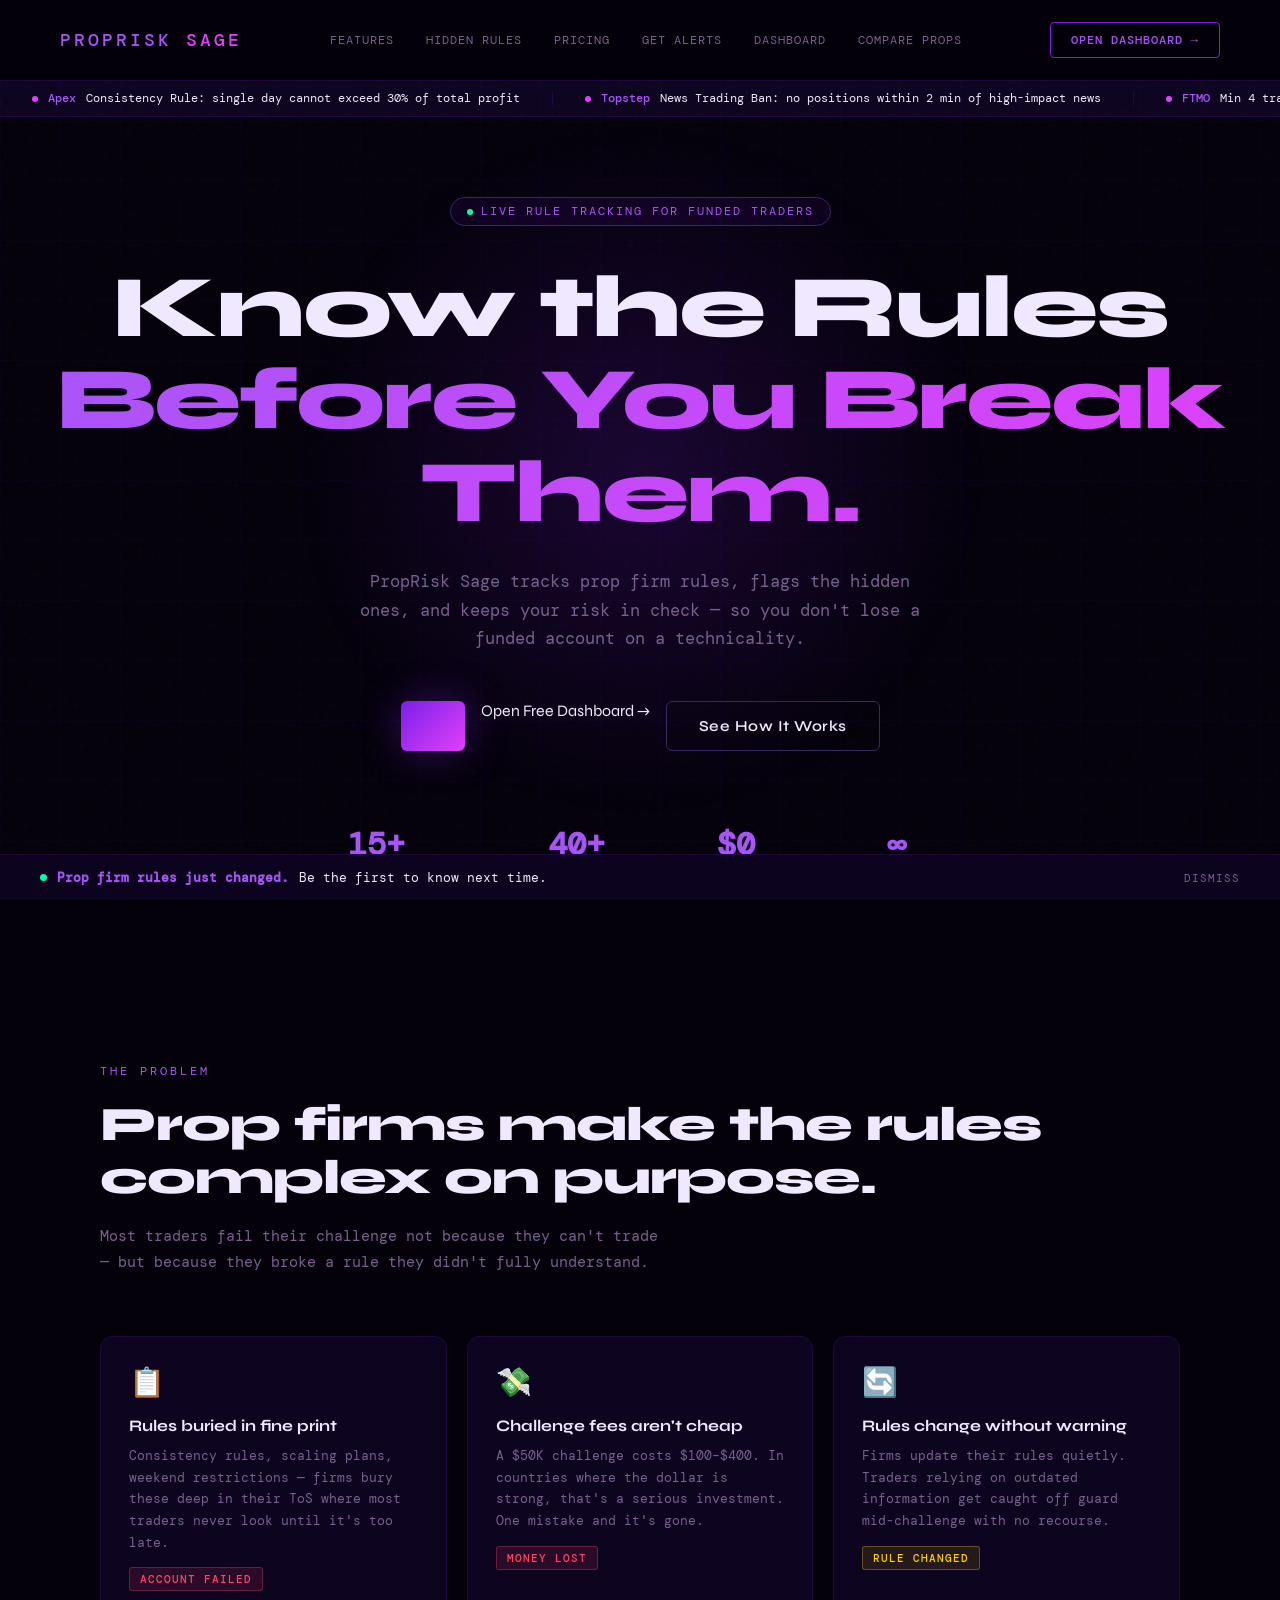
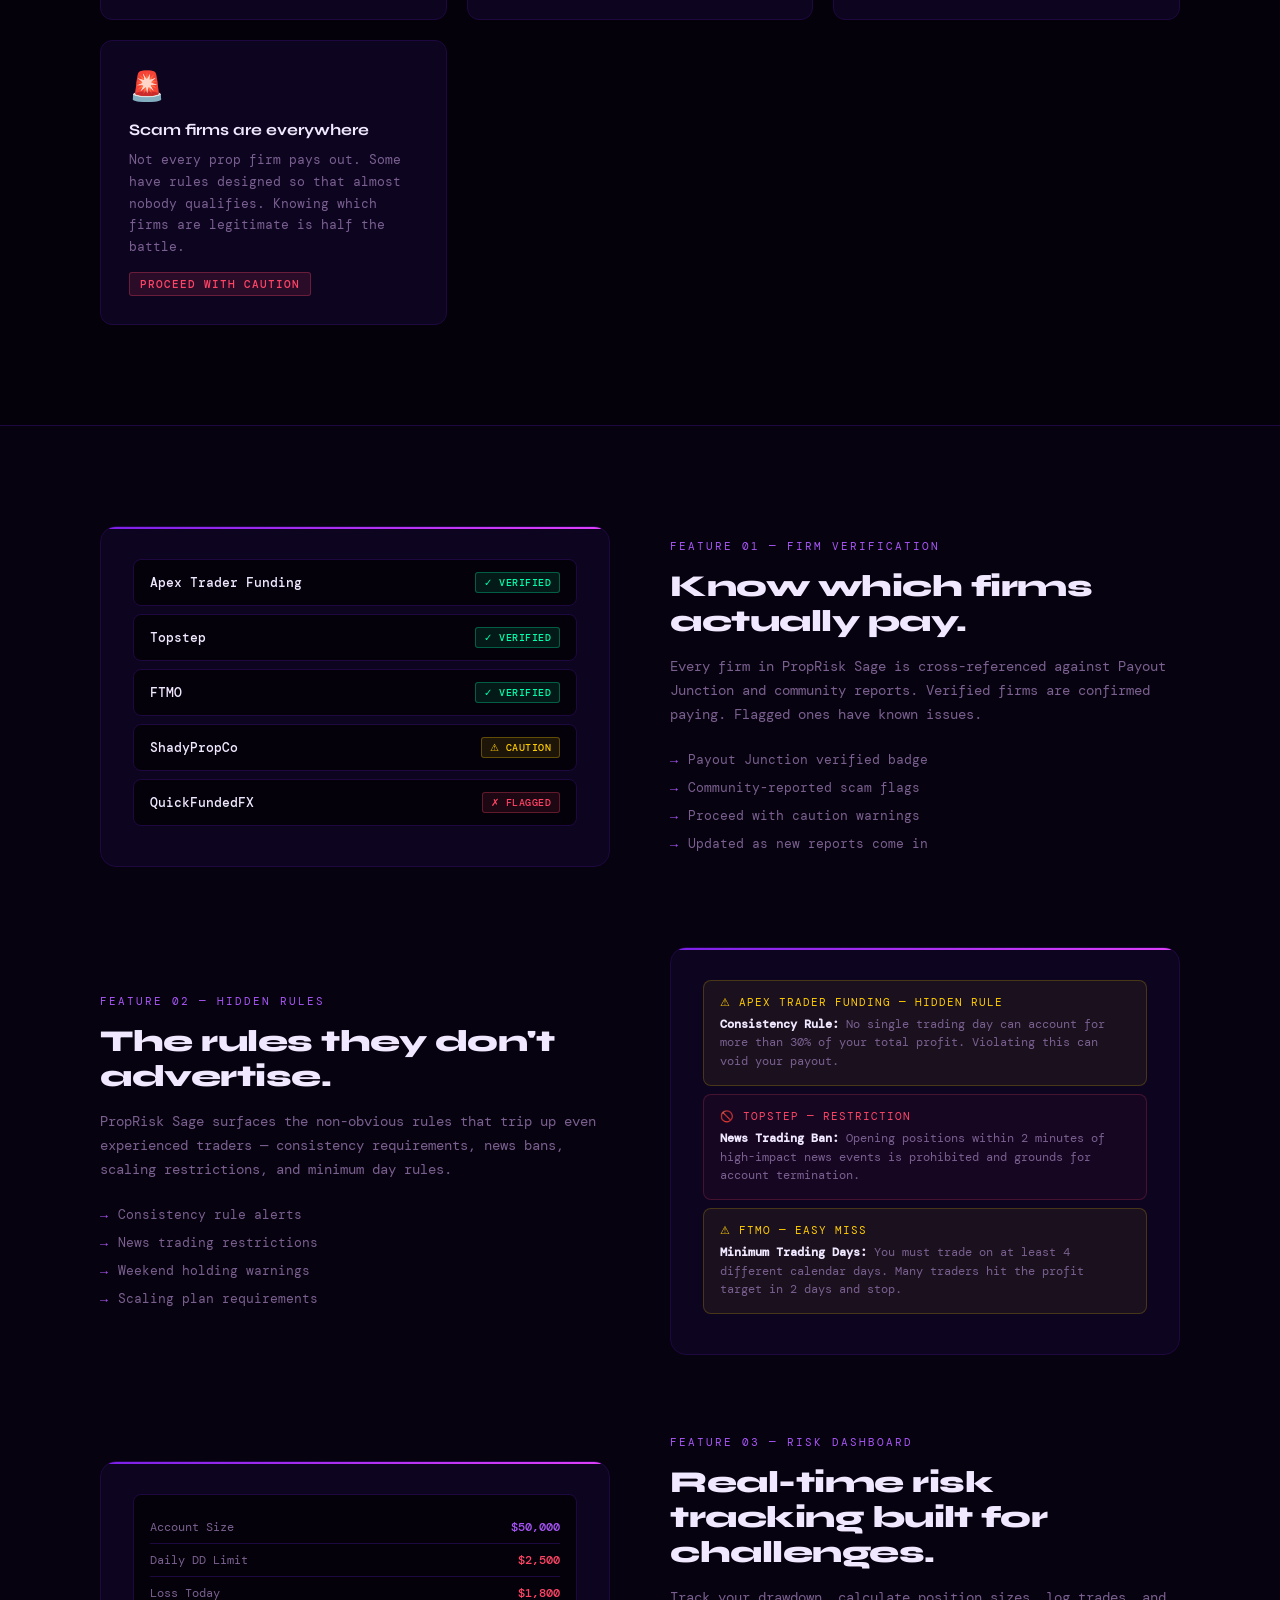
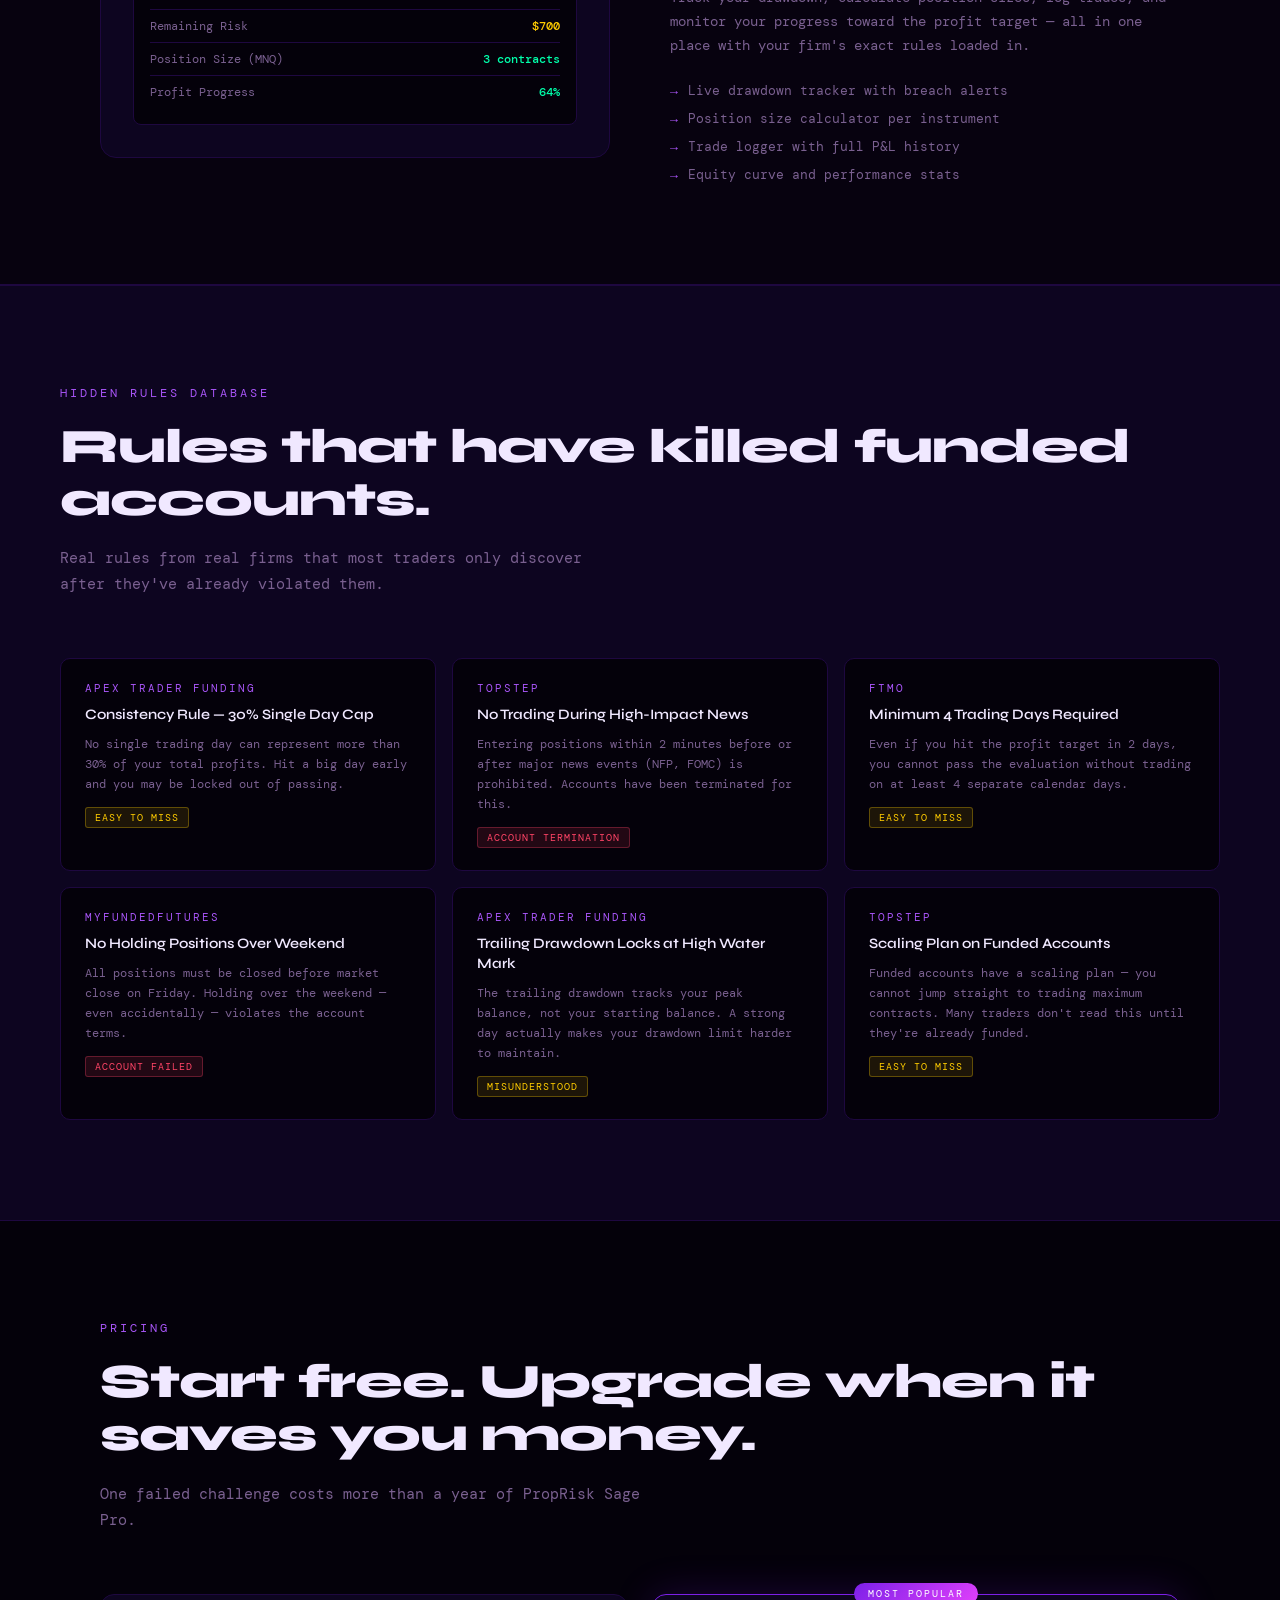
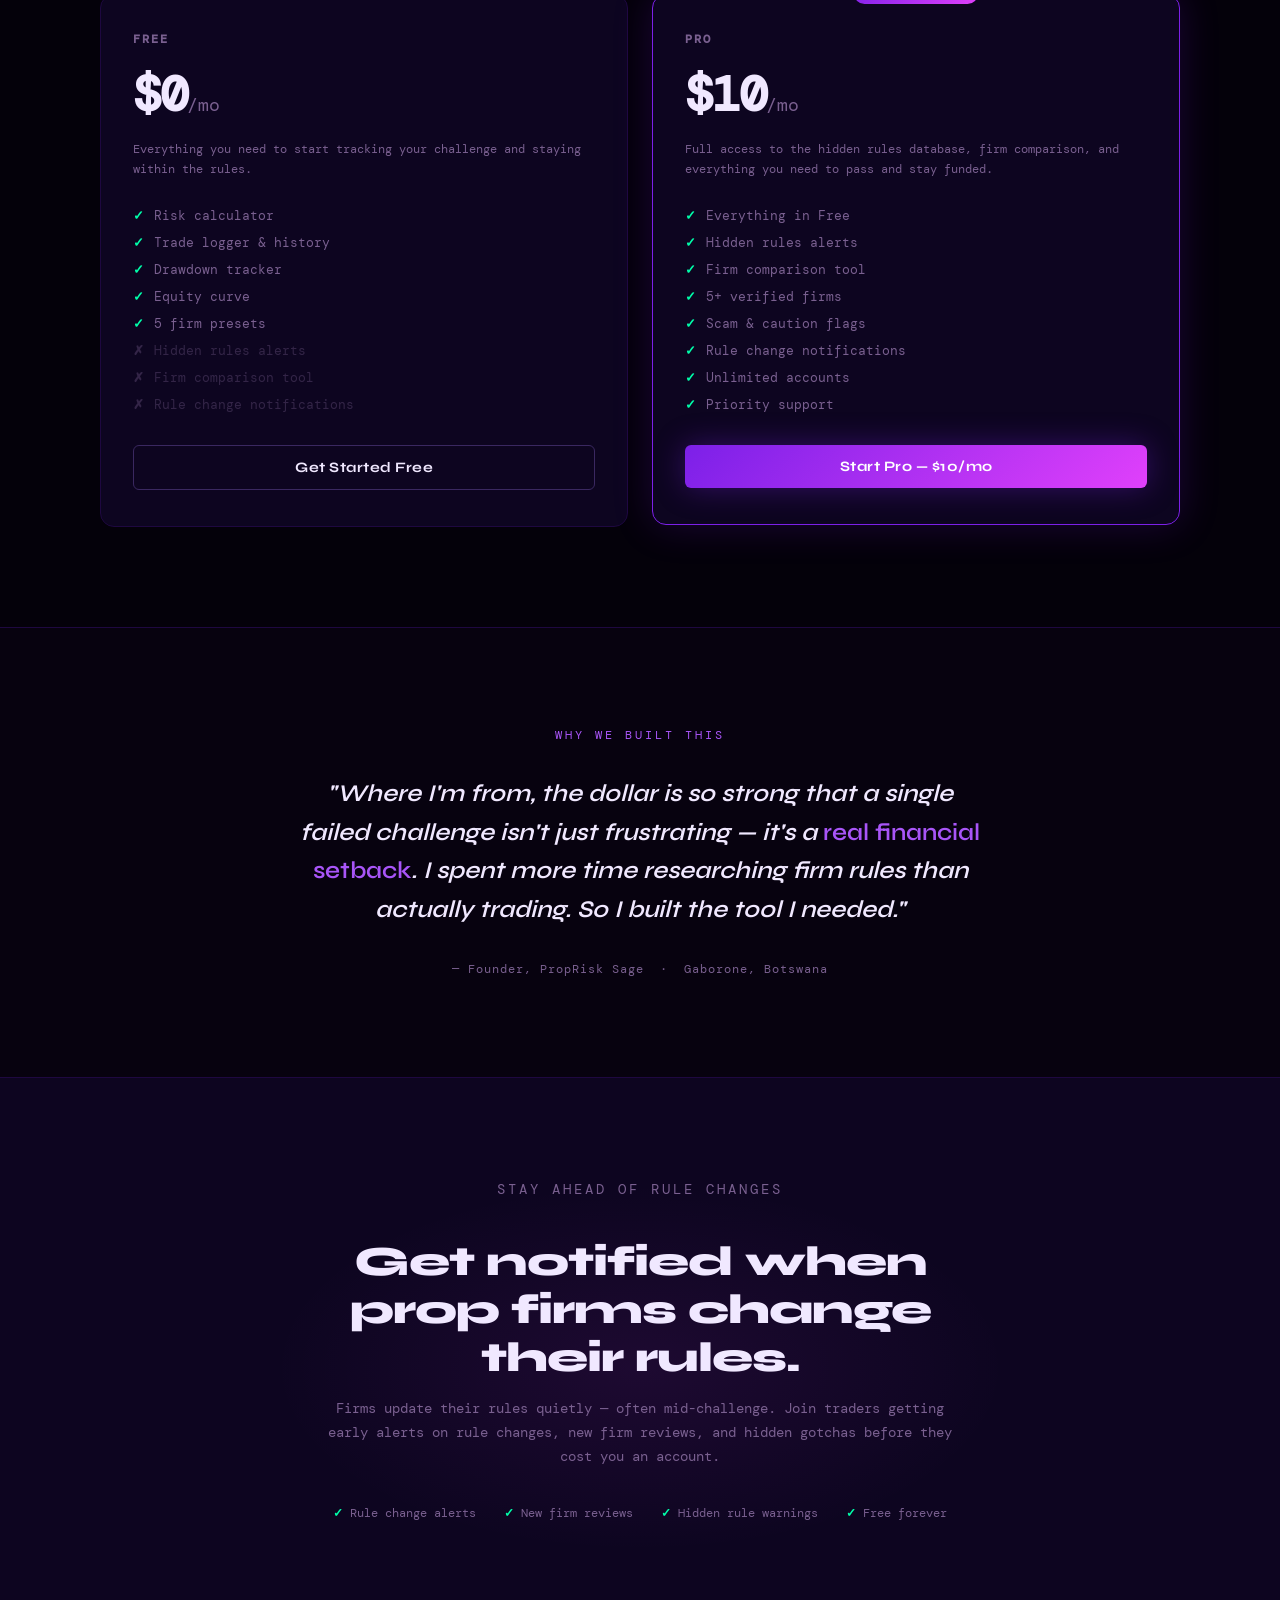
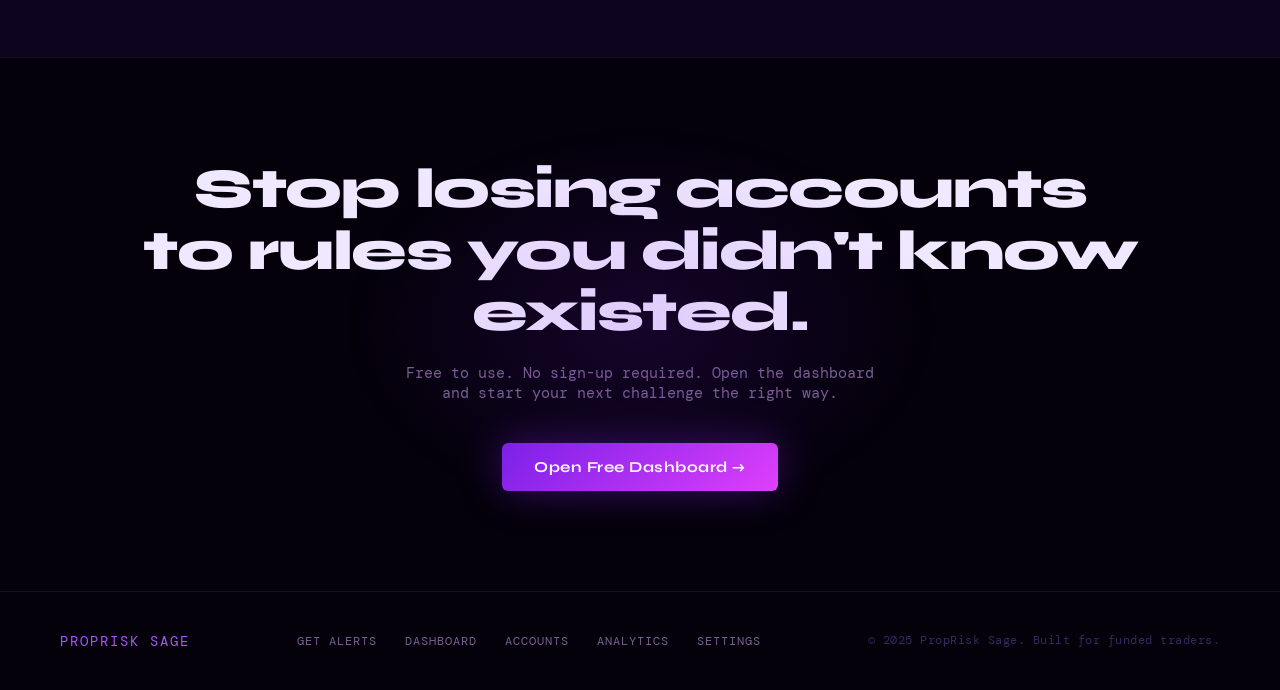
<file: index.html>
<!DOCTYPE html>
<html lang="en">
<head>
  <meta charset="UTF-8">
  <meta name="viewport" content="width=device-width, initial-scale=1.0">
  <title>PropRisk Sage — Know the Rules Before You Break Them</title>
  <link rel="preconnect" href="https://fonts.googleapis.com">
  <link href="https://fonts.googleapis.com/css2?family=Syne:wght@400;600;700;800&family=DM+Mono:wght@300;400;500&display=swap" rel="stylesheet">
  <style>
    :root {
      --bg:       #04010a;
      --bg2:      #07020f;
      --surface:  #0d0520;
      --surface2: #120630;
      --border:   #1e0840;
      --purple:   #7c20e8;
      --violet:   #a855f7;
      --pink:     #e040fb;
      --glow:     rgba(124,32,232,0.35);
      --text:     #f0e8ff;
      --muted:    #7a6090;
      --dim:      #3a2860;
      --green:    #00ffaa;
      --red:      #ff4466;
      --yellow:   #ffcc00;
      --display:  'Syne', sans-serif;
      --mono:     'DM Mono', monospace;
    }

    *, *::before, *::after { box-sizing: border-box; margin: 0; padding: 0; }

    html { scroll-behavior: smooth; }

    body {
      font-family: var(--display);
      background: var(--bg);
      color: var(--text);
      overflow-x: hidden;
      cursor: default;
    }


    body::before {
      content: '';
      position: fixed; inset: 0; z-index: 0; pointer-events: none;
      background-image: url("data:image/svg+xml,%3Csvg viewBox='0 0 200 200' xmlns='http://www.w3.org/2000/svg'%3E%3Cfilter id='n'%3E%3CfeTurbulence type='fractalNoise' baseFrequency='0.9' numOctaves='4' stitchTiles='stitch'/%3E%3C/filter%3E%3Crect width='100%25' height='100%25' filter='url(%23n)' opacity='0.04'/%3E%3C/svg%3E");
      opacity: 0.5;
    }


    body::after {
      content: '';
      position: fixed; inset: 0; z-index: 0; pointer-events: none;
      background-image:
        linear-gradient(rgba(124,32,232,0.04) 1px, transparent 1px),
        linear-gradient(90deg, rgba(124,32,232,0.04) 1px, transparent 1px);
      background-size: 60px 60px;
    }

    section, header, footer, nav { position: relative; z-index: 1; }

    /* ── NAV ── */
    nav {
      display: flex; align-items: center; justify-content: space-between;
      padding: 22px 60px;
      border-bottom: 1px solid var(--border);
      background: rgba(4,1,10,0.85);
      backdrop-filter: blur(12px);
      position: sticky; top: 0; z-index: 100;
    }

    .nav-logo {
      font-family: var(--mono); font-size: 1.1rem; font-weight: 500;
      color: var(--violet); letter-spacing: 3px; text-transform: uppercase;
      text-decoration: none;
    }
    .nav-logo span { color: var(--pink); }

    .nav-links { display: flex; gap: 32px; align-items: center; }
    .nav-links a {
      font-family: var(--mono); font-size: 0.78rem; color: var(--muted);
      text-decoration: none; letter-spacing: 1px; text-transform: uppercase;
      transition: color 0.2s;
    }
    .nav-links a:hover { color: var(--text); }

    .nav-cta {
      font-family: var(--mono); font-size: 0.78rem; font-weight: 500;
      padding: 9px 20px; background: transparent;
      border: 1px solid var(--purple); color: var(--violet);
      border-radius: 4px; text-decoration: none; letter-spacing: 1px;
      text-transform: uppercase; transition: all 0.2s;
    }
    .nav-cta:hover {
      background: var(--purple); color: white;
      box-shadow: 0 0 20px var(--glow);
    }

    /* ── TICKER ── */
    .ticker-wrap {
      background: var(--surface);
      border-bottom: 1px solid var(--border);
      padding: 10px 0; overflow: hidden;
    }
    .ticker {
      display: flex; gap: 0;
      animation: ticker 40s linear infinite;
      white-space: nowrap;
    }
    .ticker-item {
      display: inline-flex; align-items: center; gap: 10px;
      font-family: var(--mono); font-size: 0.72rem;
      padding: 0 32px; color: var(--muted);
      border-right: 1px solid var(--border);
    }
    .ticker-item .firm { color: var(--violet); font-weight: 500; }
    .ticker-item .rule { color: var(--text); }
    .ticker-item .dot  {
      width: 6px; height: 6px; border-radius: 50%;
      background: var(--pink); flex-shrink: 0;
      animation: blink 2s infinite;
    }
    @keyframes ticker {
      0%   { transform: translateX(0); }
      100% { transform: translateX(-50%); }
    }
    @keyframes blink { 0%,100%{opacity:1} 50%{opacity:0.2} }

    /* ── HERO ── */
    .hero {
      min-height: 88vh;
      display: flex; flex-direction: column;
      align-items: center; justify-content: center;
      text-align: center;
      padding: 80px 40px;
      position: relative;
    }

    .hero-glow {
      position: absolute; top: 50%; left: 50%;
      transform: translate(-50%, -60%);
      width: 700px; height: 700px; border-radius: 50%;
      background: radial-gradient(circle, rgba(124,32,232,0.18) 0%, transparent 70%);
      pointer-events: none;
    }

    .hero-badge {
      display: inline-flex; align-items: center; gap: 8px;
      font-family: var(--mono); font-size: 0.72rem; letter-spacing: 2px;
      text-transform: uppercase; color: var(--violet);
      border: 1px solid var(--dim); border-radius: 20px;
      padding: 6px 16px; margin-bottom: 36px;
      background: rgba(124,32,232,0.08);
      animation: fadeUp 0.8s ease both;
    }
    .hero-badge::before {
      content: ''; width: 6px; height: 6px; border-radius: 50%;
      background: var(--green); animation: blink 1.5s infinite;
    }

    .hero-title {
      font-size: clamp(2.8rem, 7vw, 5.5rem);
      font-weight: 800; line-height: 1.05;
      letter-spacing: -2px; margin-bottom: 28px;
      animation: fadeUp 0.8s 0.1s ease both;
    }
    .hero-title .line2 {
      display: block;
      background: linear-gradient(135deg, var(--violet), var(--pink));
      -webkit-background-clip: text; -webkit-text-fill-color: transparent;
      background-clip: text;
    }

    .hero-sub {
      font-family: var(--mono); font-size: clamp(0.9rem, 2vw, 1.05rem);
      color: var(--muted); max-width: 560px; line-height: 1.7;
      margin-bottom: 48px;
      animation: fadeUp 0.8s 0.2s ease both;
    }

    .hero-actions {
      display: flex; gap: 16px; flex-wrap: wrap; justify-content: center;
      animation: fadeUp 0.8s 0.3s ease both;
    }

    .btn-primary {
      display: inline-flex; align-items: center; gap: 8px;
      padding: 15px 32px; font-family: var(--display); font-size: 0.95rem;
      font-weight: 700; text-decoration: none; border-radius: 6px;
      background: linear-gradient(135deg, var(--purple), var(--pink));
      color: white; border: none; cursor: pointer;
      box-shadow: 0 0 40px rgba(124,32,232,0.4);
      transition: all 0.2s; letter-spacing: 0.5px;
    }
    .btn-primary:hover {
      transform: translateY(-2px);
      box-shadow: 0 0 60px rgba(124,32,232,0.6);
    }

    .btn-secondary {
      display: inline-flex; align-items: center; gap: 8px;
      padding: 15px 32px; font-family: var(--display); font-size: 0.95rem;
      font-weight: 600; text-decoration: none; border-radius: 6px;
      background: transparent; color: var(--text);
      border: 1px solid var(--dim); cursor: pointer;
      transition: all 0.2s; letter-spacing: 0.5px;
    }
    .btn-secondary:hover {
      border-color: var(--violet); color: var(--violet);
      background: rgba(124,32,232,0.08);
    }

    .hero-stat-row {
      display: flex; gap: 48px; margin-top: 72px; flex-wrap: wrap;
      justify-content: center;
      animation: fadeUp 0.8s 0.4s ease both;
    }
    .hero-stat .num {
      font-size: 2rem; font-weight: 800; color: var(--violet);
      font-family: var(--mono);
    }
    .hero-stat .label {
      font-family: var(--mono); font-size: 0.72rem;
      color: var(--muted); letter-spacing: 1px; text-transform: uppercase;
      margin-top: 4px;
    }

    @keyframes fadeUp {
      from { opacity: 0; transform: translateY(24px); }
      to   { opacity: 1; transform: translateY(0); }
    }

    /* ── PROBLEM SECTION ── */
    .section { padding: 100px 60px; max-width: 1200px; margin: 0 auto; }

    .section-label {
      font-family: var(--mono); font-size: 0.72rem; letter-spacing: 3px;
      text-transform: uppercase; color: var(--violet); margin-bottom: 20px;
    }

    .section-title {
      font-size: clamp(1.8rem, 4vw, 3rem); font-weight: 800;
      line-height: 1.1; letter-spacing: -1px; margin-bottom: 20px;
    }

    .section-sub {
      font-family: var(--mono); font-size: 0.95rem;
      color: var(--muted); line-height: 1.7; max-width: 560px;
    }

    .problem-grid {
      display: grid; grid-template-columns: repeat(auto-fit, minmax(280px, 1fr));
      gap: 20px; margin-top: 60px;
    }

    .problem-card {
      background: var(--surface); border: 1px solid var(--border);
      border-radius: 12px; padding: 28px;
      transition: border-color 0.3s, transform 0.3s;
    }
    .problem-card:hover {
      border-color: var(--dim); transform: translateY(-4px);
    }
    .problem-card .icon {
      font-size: 1.8rem; margin-bottom: 16px; display: block;
    }
    .problem-card h3 {
      font-size: 1rem; font-weight: 700; margin-bottom: 10px; color: var(--text);
    }
    .problem-card p {
      font-family: var(--mono); font-size: 0.82rem;
      color: var(--muted); line-height: 1.65;
    }
    .problem-card .tag {
      display: inline-block; margin-top: 14px;
      font-family: var(--mono); font-size: 0.68rem;
      padding: 4px 10px; border-radius: 3px; letter-spacing: 1px;
      text-transform: uppercase; font-weight: 500;
    }
    .tag-red    { background: rgba(255,68,102,0.12); color: var(--red);    border: 1px solid rgba(255,68,102,0.3); }
    .tag-yellow { background: rgba(255,204,0,0.10);  color: var(--yellow); border: 1px solid rgba(255,204,0,0.3); }

    /* ── FEATURES ── */
    .features-wrap {
      background: var(--bg2);
      border-top: 1px solid var(--border);
      border-bottom: 1px solid var(--border);
      padding: 100px 0;
    }

    .features-grid {
      display: grid; grid-template-columns: 1fr 1fr;
      gap: 60px; align-items: center;
      max-width: 1200px; margin: 0 auto; padding: 0 60px;
    }
    .features-grid.reverse { direction: rtl; }
    .features-grid.reverse > * { direction: ltr; }

    .feature-visual {
      background: var(--surface);
      border: 1px solid var(--border);
      border-radius: 16px; padding: 32px;
      position: relative; overflow: hidden;
    }
    .feature-visual::before {
      content: ''; position: absolute; top: 0; left: 0; right: 0; height: 2px;
      background: linear-gradient(90deg, var(--purple), var(--pink));
    }

    .feature-text .tag-label {
      font-family: var(--mono); font-size: 0.7rem; letter-spacing: 2px;
      text-transform: uppercase; color: var(--violet); margin-bottom: 16px;
      display: block;
    }
    .feature-text h2 {
      font-size: 1.9rem; font-weight: 800; letter-spacing: -0.5px;
      margin-bottom: 16px; line-height: 1.15;
    }
    .feature-text p {
      font-family: var(--mono); font-size: 0.88rem;
      color: var(--muted); line-height: 1.7; margin-bottom: 24px;
    }

    .feature-list { list-style: none; display: flex; flex-direction: column; gap: 10px; }
    .feature-list li {
      display: flex; align-items: flex-start; gap: 10px;
      font-family: var(--mono); font-size: 0.82rem; color: var(--muted);
    }
    .feature-list li::before {
      content: '→'; color: var(--violet); flex-shrink: 0; margin-top: 1px;
    }

    /* Mock UI elements */
    .mock-firm-row {
      display: flex; align-items: center; justify-content: space-between;
      padding: 12px 16px; border-radius: 8px; margin-bottom: 8px;
      background: var(--bg); border: 1px solid var(--border);
      font-family: var(--mono); font-size: 0.8rem;
    }
    .mock-firm-row .firm-name { color: var(--text); font-weight: 500; }
    .mock-badge {
      font-size: 0.65rem; padding: 3px 8px; border-radius: 3px;
      font-weight: 500; letter-spacing: 0.5px; text-transform: uppercase;
    }
    .badge-verified { background: rgba(0,255,170,0.1); color: var(--green); border: 1px solid rgba(0,255,170,0.3); }
    .badge-caution  { background: rgba(255,204,0,0.1);  color: var(--yellow); border: 1px solid rgba(255,204,0,0.3); }
    .badge-scam     { background: rgba(255,68,102,0.1); color: var(--red);    border: 1px solid rgba(255,68,102,0.3); }

    .mock-rule-alert {
      background: rgba(255,204,0,0.06); border: 1px solid rgba(255,204,0,0.2);
      border-radius: 8px; padding: 14px 16px; margin-bottom: 8px;
    }
    .mock-rule-alert .alert-firm {
      font-family: var(--mono); font-size: 0.68rem; color: var(--yellow);
      letter-spacing: 1px; text-transform: uppercase; margin-bottom: 6px;
    }
    .mock-rule-alert .alert-text {
      font-family: var(--mono); font-size: 0.78rem; color: var(--muted);
      line-height: 1.5;
    }
    .mock-rule-alert .alert-text strong { color: var(--text); }

    .mock-calc {
      background: var(--bg); border: 1px solid var(--border);
      border-radius: 8px; padding: 16px;
    }
    .mock-calc-row {
      display: flex; justify-content: space-between;
      font-family: var(--mono); font-size: 0.78rem;
      padding: 8px 0; border-bottom: 1px solid var(--border);
      color: var(--muted);
    }
    .mock-calc-row:last-child { border-bottom: none; }
    .mock-calc-row .val { color: var(--violet); font-weight: 500; }
    .mock-calc-row .val.green { color: var(--green); }
    .mock-calc-row .val.red   { color: var(--red); }

    /* ── HIDDEN RULES ── */
    .rules-section {
      background: var(--surface); padding: 100px 60px;
      border-top: 1px solid var(--border);
      border-bottom: 1px solid var(--border);
    }
    .rules-inner { max-width: 1200px; margin: 0 auto; }
    .rules-grid {
      display: grid; grid-template-columns: repeat(auto-fit, minmax(320px, 1fr));
      gap: 16px; margin-top: 60px;
    }
    .rule-card {
      background: var(--bg); border: 1px solid var(--border);
      border-radius: 10px; padding: 22px 24px;
      transition: border-color 0.3s;
    }
    .rule-card:hover { border-color: rgba(255,204,0,0.4); }
    .rule-card .rc-firm {
      font-family: var(--mono); font-size: 0.68rem; letter-spacing: 2px;
      text-transform: uppercase; color: var(--violet); margin-bottom: 10px;
    }
    .rule-card .rc-rule {
      font-size: 0.9rem; font-weight: 600; color: var(--text);
      margin-bottom: 10px; line-height: 1.4;
    }
    .rule-card .rc-why {
      font-family: var(--mono); font-size: 0.78rem;
      color: var(--muted); line-height: 1.6;
    }
    .rule-card .rc-tag {
      display: inline-block; margin-top: 12px;
      font-family: var(--mono); font-size: 0.65rem;
      padding: 3px 9px; border-radius: 3px; letter-spacing: 1px;
      text-transform: uppercase;
    }

    /* ── PRICING ── */
    .pricing-section { padding: 100px 60px; max-width: 1200px; margin: 0 auto; }
    .pricing-grid {
      display: grid; grid-template-columns: repeat(auto-fit, minmax(280px, 1fr));
      gap: 24px; margin-top: 60px; align-items: start;
    }
    .price-card {
      background: var(--surface); border: 1px solid var(--border);
      border-radius: 14px; padding: 36px 32px; position: relative;
      transition: transform 0.3s;
    }
    .price-card:hover { transform: translateY(-4px); }
    .price-card.featured {
      border-color: var(--purple);
      box-shadow: 0 0 40px rgba(124,32,232,0.2);
    }
    .price-card.featured::before {
      content: 'MOST POPULAR'; position: absolute; top: -12px; left: 50%;
      transform: translateX(-50%);
      font-family: var(--mono); font-size: 0.65rem; letter-spacing: 2px;
      background: linear-gradient(135deg, var(--purple), var(--pink));
      color: white; padding: 4px 14px; border-radius: 20px;
    }
    .price-card h3 {
      font-family: var(--mono); font-size: 0.75rem; letter-spacing: 2px;
      text-transform: uppercase; color: var(--muted); margin-bottom: 16px;
    }
    .price-amount {
      font-size: 3rem; font-weight: 800; color: var(--text);
      font-family: var(--mono); letter-spacing: -2px;
    }
    .price-amount span { font-size: 1.1rem; color: var(--muted); font-weight: 400; letter-spacing: 0; }
    .price-desc {
      font-family: var(--mono); font-size: 0.78rem; color: var(--muted);
      margin: 14px 0 28px; line-height: 1.6;
    }
    .price-features { list-style: none; display: flex; flex-direction: column; gap: 10px; margin-bottom: 32px; }
    .price-features li {
      display: flex; align-items: center; gap: 10px;
      font-family: var(--mono); font-size: 0.8rem; color: var(--muted);
    }
    .price-features li::before { content: '✓'; color: var(--green); font-weight: 700; }
    .price-features li.off { opacity: 0.35; }
    .price-features li.off::before { content: '✗'; color: var(--muted); }

    .btn-price {
      display: block; width: 100%; text-align: center;
      padding: 13px; border-radius: 6px; font-family: var(--display);
      font-size: 0.9rem; font-weight: 700; text-decoration: none;
      transition: all 0.2s; letter-spacing: 0.5px;
    }
    .btn-price-free {
      background: transparent; border: 1px solid var(--dim); color: var(--text);
    }
    .btn-price-free:hover { border-color: var(--violet); color: var(--violet); }
    .btn-price-pro {
      background: linear-gradient(135deg, var(--purple), var(--pink));
      color: white; border: none;
      box-shadow: 0 0 30px rgba(124,32,232,0.35);
    }
    .btn-price-pro:hover { box-shadow: 0 0 50px rgba(124,32,232,0.55); transform: translateY(-1px); }

    /* ── ORIGIN STORY ── */
    .story-section {
      background: var(--bg2); padding: 100px 60px;
      border-top: 1px solid var(--border);
    }
    .story-inner {
      max-width: 700px; margin: 0 auto; text-align: center;
    }
    .story-inner blockquote {
      font-size: clamp(1.1rem, 2.5vw, 1.5rem); font-weight: 600;
      line-height: 1.6; color: var(--text); margin: 32px 0;
      font-style: italic;
    }
    .story-inner blockquote em { color: var(--violet); font-style: normal; }
    .story-inner .author {
      font-family: var(--mono); font-size: 0.78rem;
      color: var(--muted); letter-spacing: 1px;
    }

    /* ── CTA BANNER ── */
    .cta-section {
      padding: 100px 60px; text-align: center;
      position: relative; overflow: hidden;
    }
    .cta-section::before {
      content: ''; position: absolute; top: 50%; left: 50%;
      transform: translate(-50%, -50%);
      width: 600px; height: 400px;
      background: radial-gradient(ellipse, rgba(124,32,232,0.15) 0%, transparent 70%);
      pointer-events: none;
    }
    .cta-section h2 {
      font-size: clamp(2rem, 5vw, 3.5rem); font-weight: 800;
      letter-spacing: -1.5px; margin-bottom: 20px; line-height: 1.1;
    }
    .cta-section p {
      font-family: var(--mono); font-size: 0.95rem; color: var(--muted);
      margin-bottom: 40px; max-width: 480px; margin-left: auto; margin-right: auto;
    }


    /* ── Kit Email Section ── */
    .email-section {
      padding: 100px 60px;
      background: var(--surface);
      border-top: 1px solid var(--border);
      border-bottom: 1px solid var(--border);
      position: relative; overflow: hidden;
    }
    .email-section::before {
      content: '';
      position: absolute; top: 50%; left: 50%;
      transform: translate(-50%, -50%);
      width: 800px; height: 400px;
      background: radial-gradient(ellipse, rgba(224,64,251,0.08) 0%, transparent 65%);
      pointer-events: none;
    }
    .email-inner {
      max-width: 640px; margin: 0 auto; text-align: center;
      position: relative; z-index: 1;
    }
    .email-inner .section-label { text-align: center; }
    .email-inner h2 {
      font-size: clamp(1.8rem, 4vw, 2.6rem); font-weight: 800;
      letter-spacing: -1px; margin-bottom: 16px; line-height: 1.15;
    }
    .email-inner p {
      font-family: var(--mono); font-size: 0.88rem;
      color: var(--muted); line-height: 1.7; margin-bottom: 36px;
    }
    .email-perks {
      display: flex; justify-content: center; gap: 28px;
      flex-wrap: wrap; margin-bottom: 36px;
    }
    .email-perk {
      display: flex; align-items: center; gap: 7px;
      font-family: var(--mono); font-size: 0.78rem; color: var(--muted);
    }
    .email-perk::before {
      content: '✓'; color: var(--green); font-weight: 700;
    }
    /* Override Kit form styles to match theme */
    .formkit-form {
      background: transparent !important;
      border: none !important;
      padding: 0 !important;
      box-shadow: none !important;
    }
    .formkit-form * { font-family: 'DM Mono', monospace !important; }
    .formkit-field input[type="email"],
    .formkit-input {
      background: var(--bg) !important;
      border: 1px solid var(--border) !important;
      border-radius: 7px !important;
      color: var(--text) !important;
      padding: 13px 16px !important;
      font-size: 0.88rem !important;
    }
    .formkit-field input[type="email"]:focus,
    .formkit-input:focus {
      border-color: var(--violet) !important;
      outline: none !important;
    }
    .formkit-submit, [data-element="submit"] button {
      background: linear-gradient(135deg, #7c20e8, #e040fb) !important;
      border: none !important;
      border-radius: 7px !important;
      color: white !important;
      font-weight: 700 !important;
      padding: 13px 28px !important;
      font-size: 0.88rem !important;
      cursor: pointer !important;
      box-shadow: 0 0 24px rgba(124,32,232,0.35) !important;
      transition: box-shadow 0.2s !important;
      letter-spacing: 0.5px !important;
    }
    .formkit-submit:hover, [data-element="submit"] button:hover {
      box-shadow: 0 0 40px rgba(124,32,232,0.55) !important;
    }
    .formkit-guarantee, .formkit-powered-by-convertkit-container {
      color: var(--muted) !important;
      font-size: 0.72rem !important;
      opacity: 0.6;
    }

    /* ── Sticky bottom bar ── */
    .sticky-bar {
      position: fixed; bottom: 0; left: 0; right: 0; z-index: 200;
      background: rgba(13,5,32,0.97);
      border-top: 1px solid var(--border);
      backdrop-filter: blur(12px);
      padding: 14px 40px;
      display: flex; align-items: center; justify-content: space-between;
      gap: 20px; flex-wrap: wrap;
      transform: translateY(100%);
      transition: transform 0.4s cubic-bezier(0.16,1,0.3,1);
    }
    .sticky-bar.visible { transform: translateY(0); }
    .sticky-bar-text {
      font-family: var(--mono); font-size: 0.82rem; color: var(--text);
      display: flex; align-items: center; gap: 10px;
    }
    .sticky-bar-text span { color: var(--violet); font-weight: 600; }
    .sticky-bar-dot {
      width: 7px; height: 7px; border-radius: 50%;
      background: var(--green); flex-shrink: 0;
      animation: pulse-dot 2s infinite;
    }
    @keyframes pulse-dot {
      0%,100% { box-shadow: 0 0 0 0 rgba(0,255,170,0.4); }
      50%      { box-shadow: 0 0 0 6px rgba(0,255,170,0); }
    }
    .sticky-bar-cta {
      display: flex; align-items: center; gap: 12px; flex-shrink: 0;
    }
    .sticky-bar-dismiss {
      font-family: var(--mono); font-size: 0.7rem; color: var(--muted);
      background: none; border: none; cursor: pointer; letter-spacing: 1px;
      text-transform: uppercase; transition: color 0.2s;
    }
    .sticky-bar-dismiss:hover { color: var(--text); }
    .sticky-bar .formkit-form { display: flex !important; gap: 10px !important; align-items: center !important; }
    .sticky-bar .formkit-fields { display: flex !important; gap: 10px !important; margin: 0 !important; }
    .sticky-bar .formkit-field { margin: 0 !important; }

    @media (max-width: 700px) {
      .email-section { padding: 60px 24px; }
      .email-perks { gap: 16px; }
      .sticky-bar { padding: 14px 20px; }
      .sticky-bar-text { font-size: 0.75rem; }
    }

    /* ── FOOTER ── */
    footer {
      border-top: 1px solid var(--border);
      padding: 40px 60px;
      display: flex; justify-content: space-between; align-items: center;
      flex-wrap: wrap; gap: 20px;
    }
    .footer-logo {
      font-family: var(--mono); font-size: 0.9rem; color: var(--violet);
      letter-spacing: 2px; text-transform: uppercase;
    }
    .footer-links { display: flex; gap: 28px; }
    .footer-links a {
      font-family: var(--mono); font-size: 0.75rem; color: var(--muted);
      text-decoration: none; letter-spacing: 1px; text-transform: uppercase;
      transition: color 0.2s;
    }
    .footer-links a:hover { color: var(--text); }
    .footer-copy {
      font-family: var(--mono); font-size: 0.72rem; color: var(--dim);
      letter-spacing: 0.5px;
    }

    /* ── RESPONSIVE ── */
    @media (max-width: 900px) {
      nav { padding: 18px 24px; }
      .nav-links { display: none; }
      .section, .pricing-section { padding: 60px 24px; }
      .features-wrap { padding: 60px 0; }
      .features-grid { grid-template-columns: 1fr; padding: 0 24px; gap: 40px; }
      .features-grid.reverse { direction: ltr; }
      .rules-section { padding: 60px 24px; }
      .story-section, .cta-section { padding: 60px 24px; }
      footer { padding: 32px 24px; flex-direction: column; align-items: flex-start; }
    }
  </style>
</head>
<body>

<!-- NAV -->
<nav>
  <a href="index.html" class="nav-logo">PropRisk <span>Sage</span></a>
  <div class="nav-links">
    <a href="#features">Features</a>
    <a href="#rules">Hidden Rules</a>
    <a href="#pricing">Pricing</a>
    <a href="#signup">Get Alerts</a>
    <a href="dashboard.html">Dashboard</a>
    <a href="compare.html">Compare Props</a>
  </div>
 <a href="dashboard.html" class="nav-cta">Open Dashboard →</a>
</nav>

<!-- TICKER -->
<div class="ticker-wrap">
  <div class="ticker" id="ticker"></div>
</div>

<!-- HERO -->
<section class="hero">
  <div class="hero-glow"></div>

  <div class="hero-badge">Live rule tracking for funded traders</div>

  <h1 class="hero-title">
    Know the Rules<br>
    <span class="line2">Before You Break Them.</span>
  </h1>

  <p class="hero-sub">
    PropRisk Sage tracks prop firm rules, flags the hidden ones, and keeps your risk in check — so you don't lose a funded account on a technicality.
  </p>

  <div class="hero-actions">
    <a href="dashboard.html" class="btn-primary"></a>
      Open Free Dashboard →
    </a>
    <a href="#features" class="btn-secondary">
      See How It Works
    </a>
  </div>

  <div class="hero-stat-row">
    <div class="hero-stat">
      <div class="num">15+</div>
      <div class="label">Prop Firms Tracked</div>
    </div>
    <div class="hero-stat">
      <div class="num">40+</div>
      <div class="label">Hidden Rules Flagged</div>
    </div>
    <div class="hero-stat">
      <div class="num">$0</div>
      <div class="label">To Start</div>
    </div>
    <div class="hero-stat">
      <div class="num">∞</div>
      <div class="label">Challenge Fees Saved</div>
    </div>
  </div>
</section>

<!-- PROBLEM -->
<section class="section" id="problem">
  <p class="section-label">The Problem</p>
  <h2 class="section-title">Prop firms make the rules complex on purpose.</h2>
  <p class="section-sub">Most traders fail their challenge not because they can't trade — but because they broke a rule they didn't fully understand.</p>

  <div class="problem-grid">
    <div class="problem-card">
      <span class="icon">📋</span>
      <h3>Rules buried in fine print</h3>
      <p>Consistency rules, scaling plans, weekend restrictions — firms bury these deep in their ToS where most traders never look until it's too late.</p>
      <span class="tag tag-red">Account Failed</span>
    </div>
    <div class="problem-card">
      <span class="icon">💸</span>
      <h3>Challenge fees aren't cheap</h3>
      <p>A $50K challenge costs $100–$400. In countries where the dollar is strong, that's a serious investment. One mistake and it's gone.</p>
      <span class="tag tag-red">Money Lost</span>
    </div>
    <div class="problem-card">
      <span class="icon">🔄</span>
      <h3>Rules change without warning</h3>
      <p>Firms update their rules quietly. Traders relying on outdated information get caught off guard mid-challenge with no recourse.</p>
      <span class="tag tag-yellow">Rule Changed</span>
    </div>
    <div class="problem-card">
      <span class="icon">🚨</span>
      <h3>Scam firms are everywhere</h3>
      <p>Not every prop firm pays out. Some have rules designed so that almost nobody qualifies. Knowing which firms are legitimate is half the battle.</p>
      <span class="tag tag-red">Proceed With Caution</span>
    </div>
  </div>
</section>

<!-- FEATURES -->
<div class="features-wrap" id="features">

  <!-- Feature 1 -->
  <div class="features-grid" style="margin-bottom: 80px;">
    <div class="feature-visual">
      <div class="mock-firm-row">
        <span class="firm-name">Apex Trader Funding</span>
        <span class="mock-badge badge-verified">✓ Verified</span>
      </div>
      <div class="mock-firm-row">
        <span class="firm-name">Topstep</span>
        <span class="mock-badge badge-verified">✓ Verified</span>
      </div>
      <div class="mock-firm-row">
        <span class="firm-name">FTMO</span>
        <span class="mock-badge badge-verified">✓ Verified</span>
      </div>
      <div class="mock-firm-row">
        <span class="firm-name">ShadyPropCo</span>
        <span class="mock-badge badge-caution">⚠ Caution</span>
      </div>
      <div class="mock-firm-row">
        <span class="firm-name">QuickFundedFX</span>
        <span class="mock-badge badge-scam">✗ Flagged</span>
      </div>
    </div>
    <div class="feature-text">
      <span class="tag-label">Feature 01 — Firm Verification</span>
      <h2>Know which firms actually pay.</h2>
      <p>Every firm in PropRisk Sage is cross-referenced against Payout Junction and community reports. Verified firms are confirmed paying. Flagged ones have known issues.</p>
      <ul class="feature-list">
        <li>Payout Junction verified badge</li>
        <li>Community-reported scam flags</li>
        <li>Proceed with caution warnings</li>
        <li>Updated as new reports come in</li>
      </ul>
    </div>
  </div>

  <!-- Feature 2 -->
  <div class="features-grid reverse" style="margin-bottom: 80px;">
    <div class="feature-visual">
      <div class="mock-rule-alert">
        <div class="alert-firm">⚠ Apex Trader Funding — Hidden Rule</div>
        <div class="alert-text"><strong>Consistency Rule:</strong> No single trading day can account for more than 30% of your total profit. Violating this can void your payout.</div>
      </div>
      <div class="mock-rule-alert" style="border-color: rgba(255,68,102,0.2); background: rgba(255,68,102,0.04);">
        <div class="alert-firm" style="color: var(--red);">🚫 Topstep — Restriction</div>
        <div class="alert-text"><strong>News Trading Ban:</strong> Opening positions within 2 minutes of high-impact news events is prohibited and grounds for account termination.</div>
      </div>
      <div class="mock-rule-alert">
        <div class="alert-firm">⚠ FTMO — Easy Miss</div>
        <div class="alert-text"><strong>Minimum Trading Days:</strong> You must trade on at least 4 different calendar days. Many traders hit the profit target in 2 days and stop.</div>
      </div>
    </div>
    <div class="feature-text">
      <span class="tag-label">Feature 02 — Hidden Rules</span>
      <h2>The rules they don't advertise.</h2>
      <p>PropRisk Sage surfaces the non-obvious rules that trip up even experienced traders — consistency requirements, news bans, scaling restrictions, and minimum day rules.</p>
      <ul class="feature-list">
        <li>Consistency rule alerts</li>
        <li>News trading restrictions</li>
        <li>Weekend holding warnings</li>
        <li>Scaling plan requirements</li>
      </ul>
    </div>
  </div>

  <!-- Feature 3 -->
  <div class="features-grid">
    <div class="feature-visual">
      <div class="mock-calc">
        <div class="mock-calc-row"><span>Account Size</span><span class="val">$50,000</span></div>
        <div class="mock-calc-row"><span>Daily DD Limit</span><span class="val red">$2,500</span></div>
        <div class="mock-calc-row"><span>Loss Today</span><span class="val red">$1,800</span></div>
        <div class="mock-calc-row"><span>Remaining Risk</span><span class="val" style="color:var(--yellow)">$700</span></div>
        <div class="mock-calc-row"><span>Position Size (MNQ)</span><span class="val green">3 contracts</span></div>
        <div class="mock-calc-row"><span>Profit Progress</span><span class="val green">64%</span></div>
      </div>
    </div>
    <div class="feature-text">
      <span class="tag-label">Feature 03 — Risk Dashboard</span>
      <h2>Real-time risk tracking built for challenges.</h2>
      <p>Track your drawdown, calculate position sizes, log trades, and monitor your progress toward the profit target — all in one place with your firm's exact rules loaded in.</p>
      <ul class="feature-list">
        <li>Live drawdown tracker with breach alerts</li>
        <li>Position size calculator per instrument</li>
        <li>Trade logger with full P&L history</li>
        <li>Equity curve and performance stats</li>
      </ul>
    </div>
  </div>

</div>

<!-- HIDDEN RULES SECTION -->
<div class="rules-section" id="rules">
  <div class="rules-inner">
    <p class="section-label">Hidden Rules Database</p>
    <h2 class="section-title">Rules that have killed funded accounts.</h2>
    <p class="section-sub" style="margin-bottom: 0;">Real rules from real firms that most traders only discover after they've already violated them.</p>

    <div class="rules-grid">
      <div class="rule-card">
        <div class="rc-firm">Apex Trader Funding</div>
        <div class="rc-rule">Consistency Rule — 30% Single Day Cap</div>
        <div class="rc-why">No single trading day can represent more than 30% of your total profits. Hit a big day early and you may be locked out of passing.</div>
        <span class="rc-tag tag-yellow">Easy to miss</span>
      </div>
      <div class="rule-card">
        <div class="rc-firm">Topstep</div>
        <div class="rc-rule">No Trading During High-Impact News</div>
        <div class="rc-why">Entering positions within 2 minutes before or after major news events (NFP, FOMC) is prohibited. Accounts have been terminated for this.</div>
        <span class="rc-tag tag-red">Account termination</span>
      </div>
      <div class="rule-card">
        <div class="rc-firm">FTMO</div>
        <div class="rc-rule">Minimum 4 Trading Days Required</div>
        <div class="rc-why">Even if you hit the profit target in 2 days, you cannot pass the evaluation without trading on at least 4 separate calendar days.</div>
        <span class="rc-tag tag-yellow">Easy to miss</span>
      </div>
      <div class="rule-card">
        <div class="rc-firm">MyFundedFutures</div>
        <div class="rc-rule">No Holding Positions Over Weekend</div>
        <div class="rc-why">All positions must be closed before market close on Friday. Holding over the weekend — even accidentally — violates the account terms.</div>
        <span class="rc-tag tag-red">Account failed</span>
      </div>
      <div class="rule-card">
        <div class="rc-firm">Apex Trader Funding</div>
        <div class="rc-rule">Trailing Drawdown Locks at High Water Mark</div>
        <div class="rc-why">The trailing drawdown tracks your peak balance, not your starting balance. A strong day actually makes your drawdown limit harder to maintain.</div>
        <span class="rc-tag tag-yellow">Misunderstood</span>
      </div>
      <div class="rule-card">
        <div class="rc-firm">Topstep</div>
        <div class="rc-rule">Scaling Plan on Funded Accounts</div>
        <div class="rc-why">Funded accounts have a scaling plan — you cannot jump straight to trading maximum contracts. Many traders don't read this until they're already funded.</div>
        <span class="rc-tag tag-yellow">Easy to miss</span>
      </div>
    </div>
  </div>
</div>

<!-- PRICING -->
<div class="pricing-section" id="pricing">
  <p class="section-label">Pricing</p>
  <h2 class="section-title">Start free. Upgrade when it saves you money.</h2>
  <p class="section-sub">One failed challenge costs more than a year of PropRisk Sage Pro.</p>

  <div class="pricing-grid">
    <div class="price-card">
      <h3>Free</h3>
      <div class="price-amount">$0<span>/mo</span></div>
      <p class="price-desc">Everything you need to start tracking your challenge and staying within the rules.</p>
      <ul class="price-features">
        <li>Risk calculator</li>
        <li>Trade logger & history</li>
        <li>Drawdown tracker</li>
        <li>Equity curve</li>
        <li>5 firm presets</li>
        <li class="off">Hidden rules alerts</li>
        <li class="off">Firm comparison tool</li>
        <li class="off">Rule change notifications</li>
      </ul>
      <a href="dashboard.html" class="btn-price btn-price-free">Get Started Free</a>
    </div>

    <div class="price-card featured">
      <h3>Pro</h3>
      <div class="price-amount">$10<span>/mo</span></div>
      <p class="price-desc">Full access to the hidden rules database, firm comparison, and everything you need to pass and stay funded.</p>
      <ul class="price-features">
        <li>Everything in Free</li>
        <li>Hidden rules alerts</li>
        <li>Firm comparison tool</li>
        <li>5+ verified firms</li>
        <li>Scam & caution flags</li>
        <li>Rule change notifications</li>
        <li>Unlimited accounts</li>
        <li>Priority support</li>
      </ul>
      <a href="dashboard.html" class="btn-price btn-price-pro">Start Pro — $10/mo</a>
    </div>
  </div>
</div>

<!-- ORIGIN STORY -->
<div class="story-section">
  <div class="story-inner">
    <p class="section-label" style="text-align:center;">Why We Built This</p>
    <blockquote>
      "Where I'm from, the dollar is so strong that a single failed challenge isn't just frustrating — it's a <em>real financial setback</em>. I spent more time researching firm rules than actually trading. So I built the tool I needed."
    </blockquote>
    <p class="author">— Founder, PropRisk Sage &nbsp;·&nbsp; Gaborone, Botswana</p>
  </div>
</div>


<!-- EMAIL SIGNUP -->
<div class="email-section" id="signup">
  <div class="email-inner">
    <p class="section-label">Stay Ahead of Rule Changes</p>
    <h2>Get notified when prop firms change their rules.</h2>
    <p>Firms update their rules quietly — often mid-challenge. Join traders getting early alerts on rule changes, new firm reviews, and hidden gotchas before they cost you an account.</p>
    <div class="email-perks">
      <div class="email-perk">Rule change alerts</div>
      <div class="email-perk">New firm reviews</div>
      <div class="email-perk">Hidden rule warnings</div>
      <div class="email-perk">Free forever</div>
    </div>
    <script async data-uid="a7bd79eec5" src="https://proprisk-sage.kit.com/a7bd79eec5/index.js"></script>
  </div>
</div>

<!-- CTA -->
<section class="cta-section">
  <h2>Stop losing accounts<br>to rules you didn't know existed.</h2>
  <p>Free to use. No sign-up required. Open the dashboard and start your next challenge the right way.</p>
  <a href="Dashboard.html" class="btn-primary" style="display:inline-flex;">
    Open Free Dashboard →
  </a>
</section>

<!-- FOOTER -->
<footer>
  <div class="footer-logo">PropRisk Sage</div>
  <div class="footer-links">
    <a href="#signup">Get Alerts</a>
    <a href="Dashboard.html">Dashboard</a>
    <a href="accounts.html">Accounts</a>
    <a href="analytics.html">Analytics</a>
    <a href="settings.html">Settings</a>
  </div>
  <div class="footer-copy">© 2025 PropRisk Sage. Built for funded traders.</div>
</footer>

<script>
  // ── Ticker data ────────────────────────────────────────────────────────────
  const tickerRules = [
    { firm: 'Apex',      rule: 'Consistency Rule: single day cannot exceed 30% of total profit' },
    { firm: 'Topstep',   rule: 'News Trading Ban: no positions within 2 min of high-impact news' },
    { firm: 'FTMO',      rule: 'Min 4 trading days required — even if profit target is hit early' },
    { firm: 'MFF',       rule: 'No holding positions over the weekend — must close by Friday close' },
    { firm: 'Apex',      rule: 'Trailing drawdown locks at high water mark, not starting balance' },
    { firm: 'Topstep',   rule: 'Funded accounts have a scaling plan — max contracts are restricted' },
    { firm: 'FTMO',      rule: 'Max daily loss resets at midnight CET — not your local time' },
    { firm: 'Take Profit', rule: 'Profit target must be reached with minimum 5 trading days completed' },
    { firm: 'Bulenox',   rule: 'Trailing drawdown based on EOD balance, not intraday high' },
    { firm: 'MFF',       rule: 'Third-party trading tools or EAs may void your account' },
  ];

  const ticker = document.getElementById('ticker');
  // Duplicate for seamless loop
  const allRules = [...tickerRules, ...tickerRules];
  allRules.forEach(r => {
    const el = document.createElement('div');
    el.className = 'ticker-item';
    el.innerHTML = `<div class="dot"></div><span class="firm">${r.firm}</span><span class="rule">${r.rule}</span>`;
    ticker.appendChild(el);
  });
</script>


<!-- STICKY SIGNUP BAR -->
<div class="sticky-bar" id="stickyBar">
  <div class="sticky-bar-text">
    <div class="sticky-bar-dot"></div>
    <span>Prop firm rules just changed.</span> Be the first to know next time.
  </div>
  <div class="sticky-bar-cta">
    <script async data-uid="a7bd79eec5" src="https://proprisk-sage.kit.com/a7bd79eec5/index.js"></script>
    <button class="sticky-bar-dismiss" onclick="dismissBar()">dismiss</button>
  </div>
</div>

<script>
  // Show sticky bar after scrolling 60% of the page
  const bar = document.getElementById('stickyBar');
  let dismissed = false;

  window.addEventListener('scroll', () => {
    if (dismissed) return;
    const scrollPct = window.scrollY / (document.body.scrollHeight - window.innerHeight);
    if (scrollPct > 0.45) {
      bar.classList.add('visible');
    }
  });

  function dismissBar() {
    dismissed = true;
    bar.classList.remove('visible');
  }
</script>

</body>
</html>
</file>
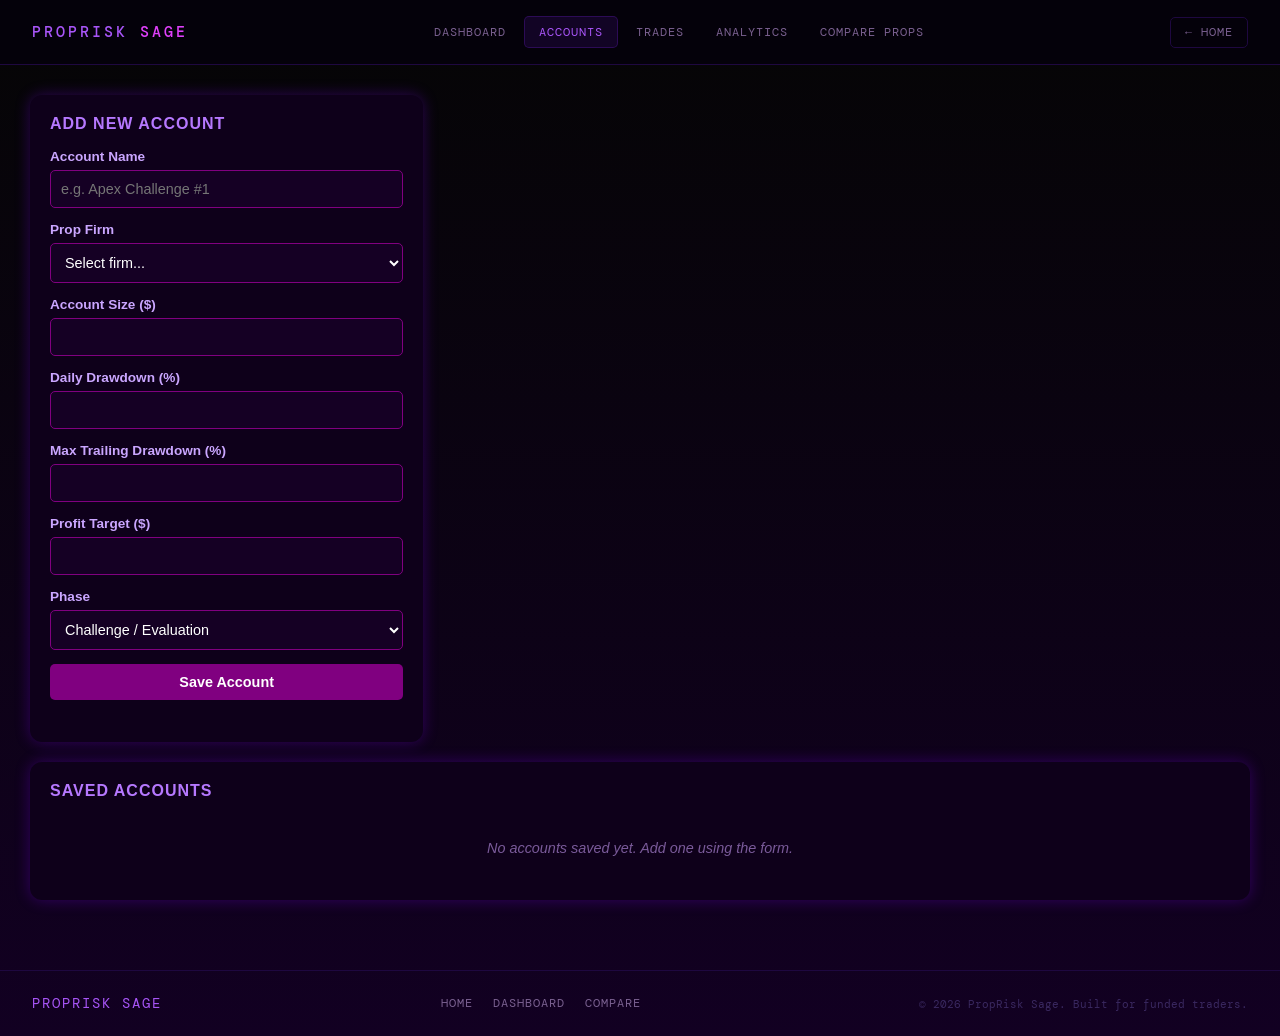
<file: Accounts.html>
<!DOCTYPE html>
<html lang="en">
<head>
  <meta charset="UTF-8">
  <meta name="viewport" content="width=device-width, initial-scale=1.0">
  <title>Accounts — PropRisk Sage</title>
  <link rel="stylesheet" href="styles.css">
  <link rel="preconnect" href="https://fonts.googleapis.com">
  <link href="https://fonts.googleapis.com/css2?family=Syne:wght@600;700;800&family=DM+Mono:wght@300;400;500&display=swap" rel="stylesheet">
<style>
:root {
  --pg-bg: #04010a; --pg-surface: #0d0520; --pg-border: #1e0840;
  --pg-purple: #7c20e8; --pg-violet: #a855f7; --pg-pink: #e040fb;
  --pg-text: #f0e8ff; --pg-muted: #7a6090;
  --pg-mono: 'DM Mono', monospace; --pg-display: 'Syne', sans-serif;
}
.app-nav { display: flex; align-items: center; justify-content: space-between; padding: 16px 32px; background: #04010a; border-bottom: 1px solid #1e0840; position: sticky; top: 0; z-index: 100; backdrop-filter: blur(12px); }
.app-nav-logo { font-family: var(--pg-mono); font-size: 0.95rem; font-weight: 500; color: #a855f7; letter-spacing: 3px; text-transform: uppercase; text-decoration: none; }
.app-nav-logo span { color: #e040fb; }
.app-nav-links { display: flex; gap: 4px; align-items: center; }
.app-nav-links a { font-family: var(--pg-mono); font-size: 0.75rem; color: #7a6090; text-decoration: none; letter-spacing: 1px; text-transform: uppercase; padding: 7px 14px; border-radius: 5px; transition: all 0.2s; }
.app-nav-links a:hover { color: #f0e8ff; background: #1e0840; }
.app-nav-links a.active { color: #a855f7; background: rgba(124,32,232,0.12); border: 1px solid rgba(124,32,232,0.25); }
.app-nav-home { font-family: var(--pg-mono); font-size: 0.72rem; color: #7a6090; text-decoration: none; letter-spacing: 1px; text-transform: uppercase; padding: 7px 14px; border-radius: 5px; border: 1px solid #1e0840; transition: all 0.2s; }
.app-nav-home:hover { color: #a855f7; border-color: #7c20e8; }
.app-footer { border-top: 1px solid #1e0840; padding: 24px 32px; display: flex; justify-content: space-between; align-items: center; flex-wrap: wrap; gap: 12px; margin-top: 40px; }
.app-footer-logo { font-family: var(--pg-mono); font-size: 0.85rem; color: #a855f7; letter-spacing: 2px; text-transform: uppercase; }
.app-footer-links { display: flex; gap: 20px; }
.app-footer-links a { font-family: var(--pg-mono); font-size: 0.72rem; color: #7a6090; text-decoration: none; letter-spacing: 1px; text-transform: uppercase; transition: color 0.2s; }
.app-footer-links a:hover { color: #f0e8ff; }
.app-footer-copy { font-family: var(--pg-mono); font-size: 0.7rem; color: #3a2860; }
.account-entry { background: #150024; border: 1px solid purple; border-radius: 10px; padding: 18px 20px; margin-bottom: 14px; }
.ae-top { display: flex; align-items: center; gap: 12px; margin-bottom: 14px; flex-wrap: wrap; }
.ae-name { font-weight: bold; font-size: 1.05em; color: #e0c8ff; }
.ae-firm { color: #9a6abf; font-size: 0.85em; }
.ae-phase { font-size: 0.75em; padding: 3px 10px; border-radius: 20px; font-weight: bold; text-transform: uppercase; letter-spacing: 1px; }
.phase-funded { background: rgba(100,255,150,0.15); color: #66ffaa; border: 1px solid #66ffaa; }
.phase-challenge { background: rgba(200,150,255,0.15); color: #cc99ff; border: 1px solid #cc99ff; }
.ae-stats { display: grid; grid-template-columns: repeat(auto-fit, minmax(120px, 1fr)); gap: 10px; margin-bottom: 14px; }
.ae-label { display: block; font-size: 0.75em; color: #9a6abf; margin-bottom: 2px; }
.ae-val { font-size: 1em; color: #ff9cff; font-weight: bold; }
.ae-actions { display: flex; gap: 10px; }
.ae-actions button { flex: 1; padding: 8px; font-size: 0.85em; }
@media (max-width: 700px) {
  .app-nav { padding: 14px 16px; }
  .app-nav-links a { padding: 6px 8px; font-size: 0.68rem; }
  .app-footer { padding: 20px 16px; flex-direction: column; align-items: flex-start; }
}
</style>
</head>
<body>

<nav class="app-nav">
  <a href="index.html" class="app-nav-logo">PropRisk <span>Sage</span></a>
  <div class="app-nav-links">
    <a href="dashboard.html">Dashboard</a>
    <a href="accounts.html" class="active">Accounts</a>
    <a href="trades.html">Trades</a>
    <a href="analytics.html">Analytics</a>
    <a href="compare.html">Compare Props</a>
  </div>
  <a href="index.html" class="app-nav-home">← Home</a>
</nav>

<main>
  <section class="card">
    <h2>Add New Account</h2>
    <form id="addAccountForm">
      <label for="accountName">Account Name</label>
      <input type="text" id="accountName" placeholder="e.g. Apex Challenge #1" required>
      <label for="firm">Prop Firm</label>
      <select id="firm">
        <option value="">Select firm...</option>
        <option value="Apex">Apex Trader Funding</option>
        <option value="Topstep">Topstep</option>
        <option value="FTMO">FTMO</option>
        <option value="MyFundedFutures">MyFundedFutures</option>
        <option value="Other">Other</option>
      </select>
      <label for="accountSize">Account Size ($)</label>
      <input type="number" id="accountSize" min="1000" step="500" required>
      <label for="dailyDD">Daily Drawdown (%)</label>
      <input type="number" id="dailyDD" min="1" max="10" step="0.1" required>
      <label for="maxDD">Max Trailing Drawdown (%)</label>
      <input type="number" id="maxDD" min="5" max="20" step="0.1" required>
      <label for="profitTarget">Profit Target ($)</label>
      <input type="number" id="profitTarget" min="100" step="100" required>
      <label for="phase">Phase</label>
      <select id="phase">
        <option value="challenge">Challenge / Evaluation</option>
        <option value="funded">Funded</option>
      </select>
      <button type="submit">Save Account</button>
      <div class="error" id="formError"></div>
    </form>
  </section>

  <section class="card" style="grid-column: 1 / -1;">
    <h2>Saved Accounts</h2>
    <div class="empty-msg" id="emptyMsg">No accounts saved yet. Add one using the form.</div>
    <div id="accountsList"></div>
  </section>
</main>

<footer class="app-footer">
  <div class="app-footer-logo">PropRisk Sage</div>
  <div class="app-footer-links">
    <a href="index.html">Home</a>
    <a href="dashboard.html">Dashboard</a>
    <a href="compare.html">Compare</a>
  </div>
  <div class="app-footer-copy">© 2026 PropRisk Sage. Built for funded traders.</div>
</footer>

<script>
  let accounts = JSON.parse(localStorage.getItem('allAccounts')) || [];

  function saveAccounts() { localStorage.setItem('allAccounts', JSON.stringify(accounts)); }

  function renderAccounts() {
    const list = document.getElementById('accountsList');
    const emptyMsg = document.getElementById('emptyMsg');
    list.innerHTML = '';
    if (accounts.length === 0) { emptyMsg.style.display = 'block'; return; }
    emptyMsg.style.display = 'none';
    accounts.forEach((a, i) => {
      const card = document.createElement('div');
      card.className = 'account-entry';
      card.innerHTML = `
        <div class="ae-top">
          <span class="ae-name">${a.name}</span>
          <span class="ae-firm">${a.firm || 'Custom'}</span>
          <span class="ae-phase phase-${a.phase}">${a.phase === 'funded' ? 'Funded' : 'Challenge'}</span>
        </div>
        <div class="ae-stats">
          <div><span class="ae-label">Account Size</span><span class="ae-val">$${Number(a.size).toLocaleString()}</span></div>
          <div><span class="ae-label">Daily DD</span><span class="ae-val">${a.dailyDD}%</span></div>
          <div><span class="ae-label">Max DD</span><span class="ae-val">${a.maxDD}%</span></div>
          <div><span class="ae-label">Profit Target</span><span class="ae-val">$${Number(a.profitTarget).toLocaleString()}</span></div>
        </div>
        <div class="ae-actions">
          <button onclick="loadToDashboard(${i})">Load to Dashboard</button>
          <button class="btn-delete" onclick="deleteAccount(${i})">Delete</button>
        </div>`;
      list.appendChild(card);
    });
  }

  function loadToDashboard(i) {
    const a = accounts[i];
    localStorage.setItem('account', JSON.stringify({
      name: a.name, size: a.size, dailyDD: a.dailyDD,
      maxTrailingDD: a.maxDD, profitTarget: a.profitTarget,
      balance: a.size, highWaterMark: a.size, todayLoss: 0
    }));
    localStorage.setItem('trades', JSON.stringify([]));
    localStorage.setItem('equityData', JSON.stringify([a.size]));
    window.location.href = 'dashboard.html';
  }

  function deleteAccount(i) {
    if (!confirm('Delete this account?')) return;
    accounts.splice(i, 1);
    saveAccounts();
    renderAccounts();
  }

  document.getElementById('addAccountForm').addEventListener('submit', e => {
    e.preventDefault();
    accounts.push({
      name: document.getElementById('accountName').value,
      firm: document.getElementById('firm').value,
      size: parseFloat(document.getElementById('accountSize').value),
      dailyDD: parseFloat(document.getElementById('dailyDD').value),
      maxDD: parseFloat(document.getElementById('maxDD').value),
      profitTarget: parseFloat(document.getElementById('profitTarget').value),
      phase: document.getElementById('phase').value
    });
    saveAccounts();
    renderAccounts();
    e.target.reset();
  });

  renderAccounts();
</script>
</body>
</html>
</file>
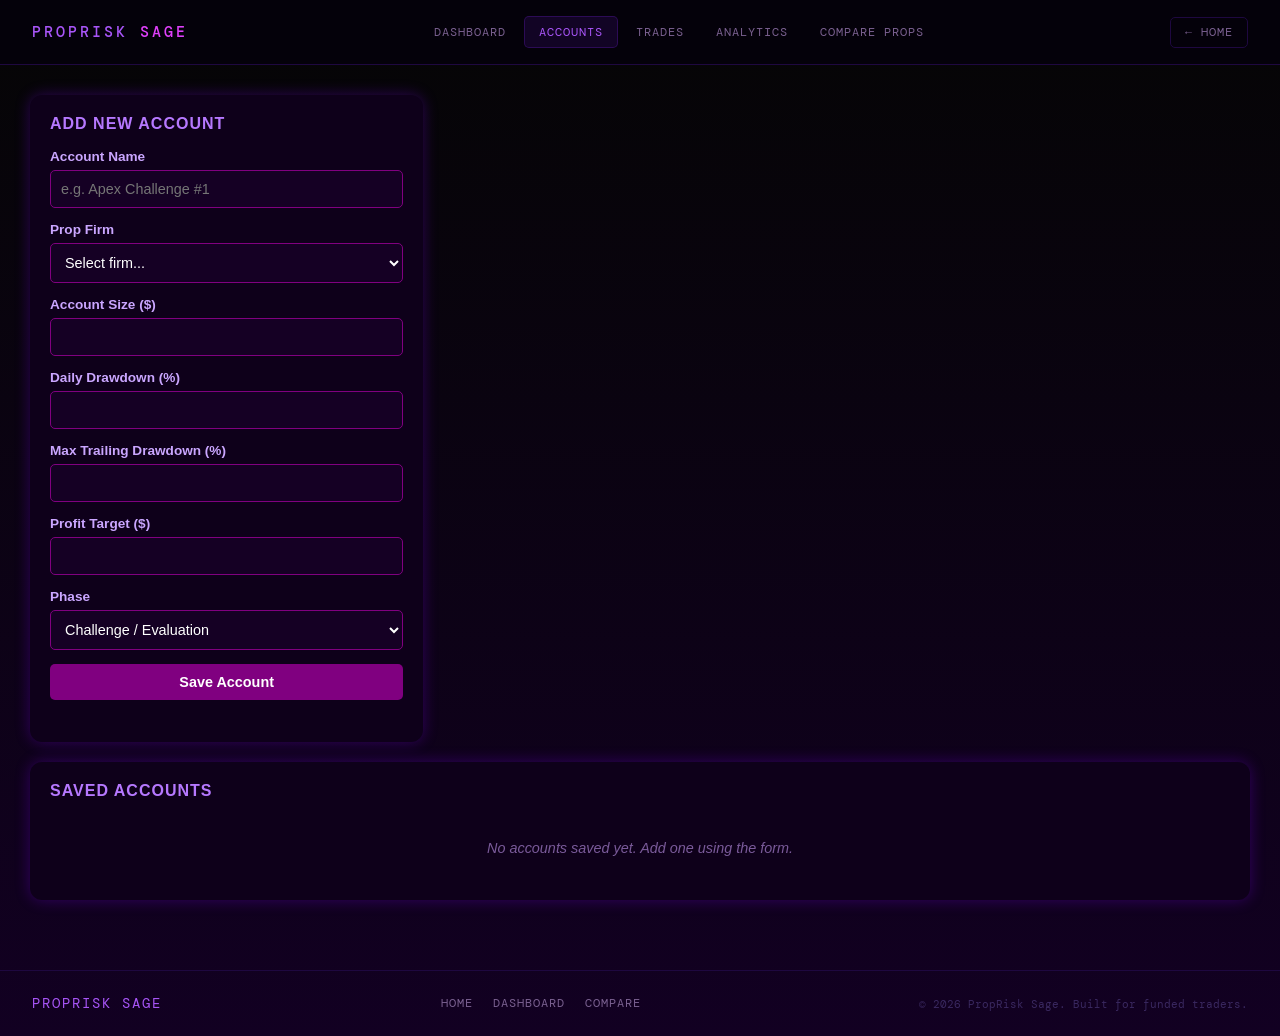
<file: accounts.html>
<!DOCTYPE html>
<html lang="en">
<head>
  <meta charset="UTF-8">
  <meta name="viewport" content="width=device-width, initial-scale=1.0">
  <title>Accounts — PropRisk Sage</title>
  <link rel="stylesheet" href="styles.css">
  <link rel="preconnect" href="https://fonts.googleapis.com">
  <link href="https://fonts.googleapis.com/css2?family=Syne:wght@600;700;800&family=DM+Mono:wght@300;400;500&display=swap" rel="stylesheet">
<style>
:root {
  --pg-bg: #04010a; --pg-surface: #0d0520; --pg-border: #1e0840;
  --pg-purple: #7c20e8; --pg-violet: #a855f7; --pg-pink: #e040fb;
  --pg-text: #f0e8ff; --pg-muted: #7a6090;
  --pg-mono: 'DM Mono', monospace; --pg-display: 'Syne', sans-serif;
}
.app-nav { display: flex; align-items: center; justify-content: space-between; padding: 16px 32px; background: #04010a; border-bottom: 1px solid #1e0840; position: sticky; top: 0; z-index: 100; backdrop-filter: blur(12px); }
.app-nav-logo { font-family: var(--pg-mono); font-size: 0.95rem; font-weight: 500; color: #a855f7; letter-spacing: 3px; text-transform: uppercase; text-decoration: none; }
.app-nav-logo span { color: #e040fb; }
.app-nav-links { display: flex; gap: 4px; align-items: center; }
.app-nav-links a { font-family: var(--pg-mono); font-size: 0.75rem; color: #7a6090; text-decoration: none; letter-spacing: 1px; text-transform: uppercase; padding: 7px 14px; border-radius: 5px; transition: all 0.2s; }
.app-nav-links a:hover { color: #f0e8ff; background: #1e0840; }
.app-nav-links a.active { color: #a855f7; background: rgba(124,32,232,0.12); border: 1px solid rgba(124,32,232,0.25); }
.app-nav-home { font-family: var(--pg-mono); font-size: 0.72rem; color: #7a6090; text-decoration: none; letter-spacing: 1px; text-transform: uppercase; padding: 7px 14px; border-radius: 5px; border: 1px solid #1e0840; transition: all 0.2s; }
.app-nav-home:hover { color: #a855f7; border-color: #7c20e8; }
.app-footer { border-top: 1px solid #1e0840; padding: 24px 32px; display: flex; justify-content: space-between; align-items: center; flex-wrap: wrap; gap: 12px; margin-top: 40px; }
.app-footer-logo { font-family: var(--pg-mono); font-size: 0.85rem; color: #a855f7; letter-spacing: 2px; text-transform: uppercase; }
.app-footer-links { display: flex; gap: 20px; }
.app-footer-links a { font-family: var(--pg-mono); font-size: 0.72rem; color: #7a6090; text-decoration: none; letter-spacing: 1px; text-transform: uppercase; transition: color 0.2s; }
.app-footer-links a:hover { color: #f0e8ff; }
.app-footer-copy { font-family: var(--pg-mono); font-size: 0.7rem; color: #3a2860; }
.account-entry { background: #150024; border: 1px solid purple; border-radius: 10px; padding: 18px 20px; margin-bottom: 14px; }
.ae-top { display: flex; align-items: center; gap: 12px; margin-bottom: 14px; flex-wrap: wrap; }
.ae-name { font-weight: bold; font-size: 1.05em; color: #e0c8ff; }
.ae-firm { color: #9a6abf; font-size: 0.85em; }
.ae-phase { font-size: 0.75em; padding: 3px 10px; border-radius: 20px; font-weight: bold; text-transform: uppercase; letter-spacing: 1px; }
.phase-funded { background: rgba(100,255,150,0.15); color: #66ffaa; border: 1px solid #66ffaa; }
.phase-challenge { background: rgba(200,150,255,0.15); color: #cc99ff; border: 1px solid #cc99ff; }
.ae-stats { display: grid; grid-template-columns: repeat(auto-fit, minmax(120px, 1fr)); gap: 10px; margin-bottom: 14px; }
.ae-label { display: block; font-size: 0.75em; color: #9a6abf; margin-bottom: 2px; }
.ae-val { font-size: 1em; color: #ff9cff; font-weight: bold; }
.ae-actions { display: flex; gap: 10px; }
.ae-actions button { flex: 1; padding: 8px; font-size: 0.85em; }
@media (max-width: 700px) {
  .app-nav { padding: 14px 16px; }
  .app-nav-links a { padding: 6px 8px; font-size: 0.68rem; }
  .app-footer { padding: 20px 16px; flex-direction: column; align-items: flex-start; }
}
</style>
</head>
<body>

<nav class="app-nav">
  <a href="index.html" class="app-nav-logo">PropRisk <span>Sage</span></a>
  <div class="app-nav-links">
    <a href="dashboard.html">Dashboard</a>
    <a href="accounts.html" class="active">Accounts</a>
    <a href="trades.html">Trades</a>
    <a href="analytics.html">Analytics</a>
    <a href="compare.html">Compare Props</a>
  </div>
  <a href="index.html" class="app-nav-home">← Home</a>
</nav>

<main>
  <section class="card">
    <h2>Add New Account</h2>
    <form id="addAccountForm">
      <label for="accountName">Account Name</label>
      <input type="text" id="accountName" placeholder="e.g. Apex Challenge #1" required>
      <label for="firm">Prop Firm</label>
      <select id="firm">
        <option value="">Select firm...</option>
        <option value="Apex">Apex Trader Funding</option>
        <option value="Topstep">Topstep</option>
        <option value="FTMO">FTMO</option>
        <option value="MyFundedFutures">MyFundedFutures</option>
        <option value="Other">Other</option>
      </select>
      <label for="accountSize">Account Size ($)</label>
      <input type="number" id="accountSize" min="1000" step="500" required>
      <label for="dailyDD">Daily Drawdown (%)</label>
      <input type="number" id="dailyDD" min="1" max="10" step="0.1" required>
      <label for="maxDD">Max Trailing Drawdown (%)</label>
      <input type="number" id="maxDD" min="5" max="20" step="0.1" required>
      <label for="profitTarget">Profit Target ($)</label>
      <input type="number" id="profitTarget" min="100" step="100" required>
      <label for="phase">Phase</label>
      <select id="phase">
        <option value="challenge">Challenge / Evaluation</option>
        <option value="funded">Funded</option>
      </select>
      <button type="submit">Save Account</button>
      <div class="error" id="formError"></div>
    </form>
  </section>

  <section class="card" style="grid-column: 1 / -1;">
    <h2>Saved Accounts</h2>
    <div class="empty-msg" id="emptyMsg">No accounts saved yet. Add one using the form.</div>
    <div id="accountsList"></div>
  </section>
</main>

<footer class="app-footer">
  <div class="app-footer-logo">PropRisk Sage</div>
  <div class="app-footer-links">
    <a href="index.html">Home</a>
    <a href="dashboard.html">Dashboard</a>
    <a href="compare.html">Compare</a>
  </div>
  <div class="app-footer-copy">© 2026 PropRisk Sage. Built for funded traders.</div>
</footer>

<script>
  let accounts = JSON.parse(localStorage.getItem('allAccounts')) || [];

  function saveAccounts() { localStorage.setItem('allAccounts', JSON.stringify(accounts)); }

  function renderAccounts() {
    const list = document.getElementById('accountsList');
    const emptyMsg = document.getElementById('emptyMsg');
    list.innerHTML = '';
    if (accounts.length === 0) { emptyMsg.style.display = 'block'; return; }
    emptyMsg.style.display = 'none';
    accounts.forEach((a, i) => {
      const card = document.createElement('div');
      card.className = 'account-entry';
      card.innerHTML = `
        <div class="ae-top">
          <span class="ae-name">${a.name}</span>
          <span class="ae-firm">${a.firm || 'Custom'}</span>
          <span class="ae-phase phase-${a.phase}">${a.phase === 'funded' ? 'Funded' : 'Challenge'}</span>
        </div>
        <div class="ae-stats">
          <div><span class="ae-label">Account Size</span><span class="ae-val">$${Number(a.size).toLocaleString()}</span></div>
          <div><span class="ae-label">Daily DD</span><span class="ae-val">${a.dailyDD}%</span></div>
          <div><span class="ae-label">Max DD</span><span class="ae-val">${a.maxDD}%</span></div>
          <div><span class="ae-label">Profit Target</span><span class="ae-val">$${Number(a.profitTarget).toLocaleString()}</span></div>
        </div>
        <div class="ae-actions">
          <button onclick="loadToDashboard(${i})">Load to Dashboard</button>
          <button class="btn-delete" onclick="deleteAccount(${i})">Delete</button>
        </div>`;
      list.appendChild(card);
    });
  }

  function loadToDashboard(i) {
    const a = accounts[i];
    localStorage.setItem('account', JSON.stringify({
      name: a.name, size: a.size, dailyDD: a.dailyDD,
      maxTrailingDD: a.maxDD, profitTarget: a.profitTarget,
      balance: a.size, highWaterMark: a.size, todayLoss: 0
    }));
    localStorage.setItem('trades', JSON.stringify([]));
    localStorage.setItem('equityData', JSON.stringify([a.size]));
    window.location.href = 'dashboard.html';
  }

  function deleteAccount(i) {
    if (!confirm('Delete this account?')) return;
    accounts.splice(i, 1);
    saveAccounts();
    renderAccounts();
  }

  document.getElementById('addAccountForm').addEventListener('submit', e => {
    e.preventDefault();
    accounts.push({
      name: document.getElementById('accountName').value,
      firm: document.getElementById('firm').value,
      size: parseFloat(document.getElementById('accountSize').value),
      dailyDD: parseFloat(document.getElementById('dailyDD').value),
      maxDD: parseFloat(document.getElementById('maxDD').value),
      profitTarget: parseFloat(document.getElementById('profitTarget').value),
      phase: document.getElementById('phase').value
    });
    saveAccounts();
    renderAccounts();
    e.target.reset();
  });

  renderAccounts();
</script>
</body>
</html>
</file>
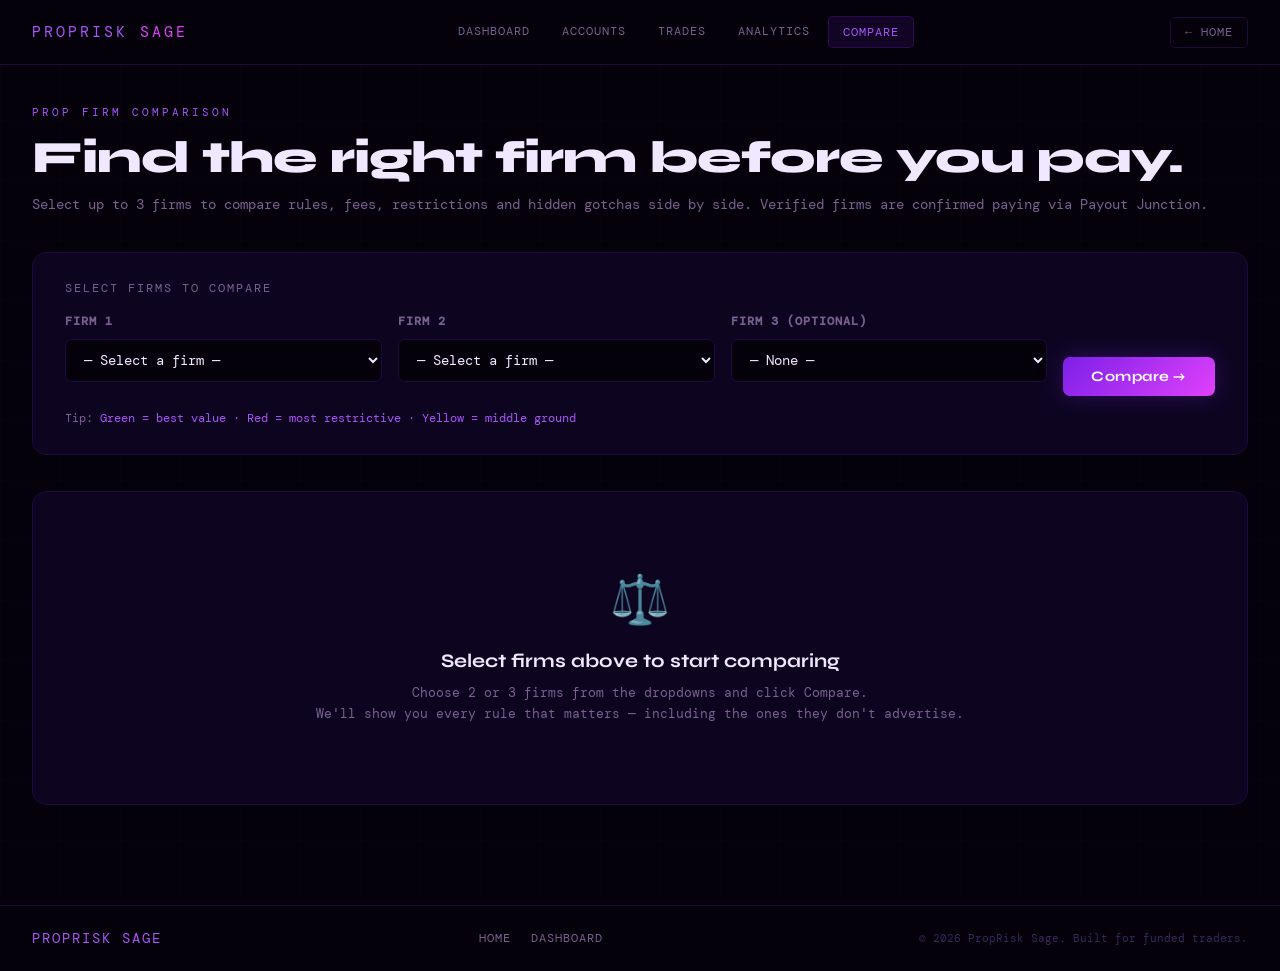
<file: compare.html>
<!DOCTYPE html>
<html lang="en">
<head>
  <meta charset="UTF-8">
  <meta name="viewport" content="width=device-width, initial-scale=1.0">
  <title>Compare Firms — PropRisk Sage</title>
  <link rel="stylesheet" href="styles.css">
  <link rel="preconnect" href="https://fonts.googleapis.com">
  <link href="https://fonts.googleapis.com/css2?family=Syne:wght@600;700;800&family=DM+Mono:wght@300;400;500&display=swap" rel="stylesheet">
<style>
:root {
  --pg-bg: #04010a; --pg-surface: #0d0520; --pg-border: #1e0840;
  --pg-purple: #7c20e8; --pg-violet: #a855f7; --pg-pink: #e040fb;
  --pg-text: #f0e8ff; --pg-muted: #7a6090;
  --pg-mono: 'DM Mono', monospace; --pg-display: 'Syne', sans-serif;
  --green: #00ffaa; --yellow: #ffcc00; --red: #ff4466; --orange: #ff8800;
}
* { box-sizing: border-box; margin: 0; padding: 0; }
body { font-family: var(--pg-display); background: var(--pg-bg); color: var(--pg-text); min-height: 100vh; }
body::after { content: ''; position: fixed; inset: 0; z-index: 0; pointer-events: none; background-image: linear-gradient(rgba(124,32,232,0.03) 1px, transparent 1px), linear-gradient(90deg, rgba(124,32,232,0.03) 1px, transparent 1px); background-size: 60px 60px; }
.app-nav { display: flex; align-items: center; justify-content: space-between; padding: 16px 32px; background: #04010a; border-bottom: 1px solid #1e0840; position: sticky; top: 0; z-index: 100; }
.app-nav-logo { font-family: var(--pg-mono); font-size: 0.95rem; color: #a855f7; letter-spacing: 3px; text-transform: uppercase; text-decoration: none; }
.app-nav-logo span { color: #e040fb; }
.app-nav-links { display: flex; gap: 4px; }
.app-nav-links a { font-family: var(--pg-mono); font-size: 0.75rem; color: #7a6090; text-decoration: none; letter-spacing: 1px; text-transform: uppercase; padding: 7px 14px; border-radius: 5px; transition: all 0.2s; }
.app-nav-links a:hover { color: #f0e8ff; background: #1e0840; }
.app-nav-links a.active { color: #a855f7; background: rgba(124,32,232,0.12); border: 1px solid rgba(124,32,232,0.25); }
.app-nav-home { font-family: var(--pg-mono); font-size: 0.72rem; color: #7a6090; text-decoration: none; letter-spacing: 1px; text-transform: uppercase; padding: 7px 14px; border-radius: 5px; border: 1px solid #1e0840; transition: all 0.2s; }
.app-nav-home:hover { color: #a855f7; border-color: #7c20e8; }
.page-wrap { max-width: 1400px; margin: 0 auto; padding: 40px 32px; position: relative; z-index: 1; }
.page-header { margin-bottom: 36px; }
.page-label { font-family: var(--pg-mono); font-size: 0.7rem; letter-spacing: 3px; text-transform: uppercase; color: var(--pg-violet); margin-bottom: 12px; }
.page-title { font-size: clamp(1.8rem, 4vw, 2.8rem); font-weight: 800; letter-spacing: -1px; margin-bottom: 10px; }
.page-sub { font-family: var(--pg-mono); font-size: 0.85rem; color: var(--pg-muted); line-height: 1.6; }
.selector-wrap { background: var(--pg-surface); border: 1px solid var(--pg-border); border-radius: 14px; padding: 28px 32px; margin-bottom: 36px; }
.selector-label { font-family: var(--pg-mono); font-size: 0.72rem; letter-spacing: 2px; text-transform: uppercase; color: var(--pg-muted); margin-bottom: 18px; }
.firm-picker-row { display: flex; gap: 16px; flex-wrap: wrap; align-items: flex-end; }
.firm-slot { flex: 1; min-width: 200px; }
.firm-slot label { display: block; font-family: var(--pg-mono); font-size: 0.72rem; letter-spacing: 1px; text-transform: uppercase; color: var(--pg-muted); margin-bottom: 8px; }
.firm-slot select { width: 100%; padding: 11px 14px; background: var(--pg-bg); border: 1px solid var(--pg-border); color: var(--pg-text); border-radius: 7px; font-family: var(--pg-mono); font-size: 0.85rem; transition: border-color 0.2s; cursor: pointer; }
.firm-slot select:focus { outline: none; border-color: var(--pg-violet); }
select option { background: #0d0520; }
.btn-compare { padding: 11px 28px; font-family: var(--pg-display); font-size: 0.9rem; font-weight: 700; background: linear-gradient(135deg, var(--pg-purple), var(--pg-pink)); color: white; border: none; border-radius: 7px; cursor: pointer; transition: all 0.2s; letter-spacing: 0.5px; white-space: nowrap; box-shadow: 0 0 24px rgba(124,32,232,0.3); }
.btn-compare:hover { transform: translateY(-1px); box-shadow: 0 0 36px rgba(124,32,232,0.5); }
.selector-tip { font-family: var(--pg-mono); font-size: 0.75rem; color: var(--pg-muted); margin-top: 14px; }
.selector-tip span { color: var(--pg-violet); }
#comparisonWrap { display: none; }
.comp-table-wrap { overflow-x: auto; }
.comp-table { width: 100%; border-collapse: collapse; font-family: var(--pg-mono); font-size: 0.83rem; }
.comp-table td:first-child, .comp-table th:first-child { position: sticky; left: 0; z-index: 2; background: var(--pg-bg); min-width: 200px; }
.comp-table thead tr { border-bottom: 2px solid var(--pg-border); }
.comp-table th { padding: 0; text-align: left; font-weight: 600; }
.th-label { padding: 16px 20px; color: var(--pg-muted); font-size: 0.7rem; letter-spacing: 2px; text-transform: uppercase; }
.firm-header-cell { padding: 20px 24px; min-width: 260px; border-left: 1px solid var(--pg-border); border-bottom: 2px solid var(--pg-border); vertical-align: top; }
.fhc-name { font-family: var(--pg-display); font-size: 1rem; font-weight: 700; color: var(--pg-text); margin-bottom: 8px; }
.fhc-badges { display: flex; gap: 6px; flex-wrap: wrap; margin-bottom: 12px; }
.badge { font-size: 0.62rem; padding: 3px 9px; border-radius: 3px; font-weight: 500; letter-spacing: 0.5px; text-transform: uppercase; white-space: nowrap; }
.badge-verified { background: rgba(0,255,170,0.1); color: var(--green); border: 1px solid rgba(0,255,170,0.25); }
.badge-caution { background: rgba(255,204,0,0.1); color: var(--yellow); border: 1px solid rgba(255,204,0,0.25); }
.badge-scam { background: rgba(255,68,102,0.1); color: var(--red); border: 1px solid rgba(255,68,102,0.25); }
.badge-futures { background: rgba(168,85,247,0.1); color: var(--pg-violet); border: 1px solid rgba(168,85,247,0.25); }
.badge-forex { background: rgba(0,170,255,0.1); color: #00aaff; border: 1px solid rgba(0,170,255,0.25); }
.fhc-price { font-size: 1.3rem; font-weight: 800; color: var(--pg-violet); margin-bottom: 4px; }
.fhc-price-sub { font-size: 0.72rem; color: var(--pg-muted); }
.comp-table tbody tr { border-bottom: 1px solid rgba(30,8,64,0.6); transition: background 0.15s; }
.comp-table tbody tr:hover td { background: rgba(124,32,232,0.04); }
.comp-table tbody tr:hover td:first-child { background: #07020f; }
.comp-table tr.section-row td { background: rgba(124,32,232,0.08); border-top: 1px solid var(--pg-border); padding: 10px 20px; font-size: 0.65rem; letter-spacing: 2px; text-transform: uppercase; color: var(--pg-violet); font-weight: 600; }
.comp-table tr.section-row td:first-child { background: rgba(124,32,232,0.12); }
.row-label { padding: 14px 20px; color: var(--pg-muted); font-size: 0.8rem; vertical-align: middle; border-right: 1px solid var(--pg-border); }
.row-label .rl-name { color: var(--pg-text); font-weight: 500; margin-bottom: 2px; }
.row-label .rl-sub { font-size: 0.7rem; color: var(--pg-muted); }
.val-cell { padding: 14px 24px; vertical-align: middle; border-left: 1px solid var(--pg-border); min-width: 240px; }
.val-cell .val-main { font-weight: 500; color: var(--pg-text); margin-bottom: 2px; }
.val-cell .val-sub { font-size: 0.72rem; color: var(--pg-muted); }
.val-cell.best { background: rgba(0,255,170,0.04); }
.val-cell.worst { background: rgba(255,68,102,0.04); }
.val-cell.best .val-main { color: var(--green); }
.val-cell.worst .val-main { color: var(--red); }
.val-cell.mid .val-main { color: var(--yellow); }
.bool-yes { color: var(--green); font-weight: 600; }
.bool-no { color: var(--red); font-weight: 600; }
.bool-mid { color: var(--yellow); font-weight: 600; }
.hidden-rule { display: inline-flex; align-items: flex-start; gap: 6px; background: rgba(255,204,0,0.06); border: 1px solid rgba(255,204,0,0.2); border-radius: 5px; padding: 7px 10px; margin-top: 6px; font-size: 0.72rem; color: var(--yellow); line-height: 1.5; width: 100%; }
.hidden-rule .hr-icon { flex-shrink: 0; margin-top: 1px; }
.summary-row { display: grid; gap: 16px; margin-top: 36px; }
.summary-card { background: var(--pg-surface); border: 1px solid var(--pg-border); border-radius: 12px; padding: 24px 28px; position: relative; overflow: hidden; }
.summary-card::before { content: ''; position: absolute; top: 0; left: 0; right: 0; height: 2px; background: linear-gradient(90deg, var(--pg-purple), var(--pg-pink)); }
.sc-firm { font-family: var(--pg-mono); font-size: 0.7rem; letter-spacing: 2px; text-transform: uppercase; color: var(--pg-violet); margin-bottom: 8px; }
.sc-name { font-size: 1.1rem; font-weight: 700; margin-bottom: 14px; }
.sc-verdict { font-family: var(--pg-mono); font-size: 0.8rem; color: var(--pg-muted); line-height: 1.65; margin-bottom: 16px; }
.sc-pros-cons { display: grid; grid-template-columns: 1fr 1fr; gap: 12px; }
.sc-pros h4, .sc-cons h4 { font-family: var(--pg-mono); font-size: 0.65rem; letter-spacing: 2px; text-transform: uppercase; margin-bottom: 8px; }
.sc-pros h4 { color: var(--green); }
.sc-cons h4 { color: var(--red); }
.sc-pros ul, .sc-cons ul { list-style: none; display: flex; flex-direction: column; gap: 5px; }
.sc-pros li, .sc-cons li { font-family: var(--pg-mono); font-size: 0.75rem; color: var(--pg-muted); display: flex; gap: 6px; align-items: flex-start; line-height: 1.4; }
.sc-pros li::before { content: '+'; color: var(--green); flex-shrink: 0; }
.sc-cons li::before { content: '−'; color: var(--red); flex-shrink: 0; }
.load-btn { display: inline-block; margin-top: 16px; padding: 9px 20px; background: transparent; border: 1px solid var(--pg-border); color: var(--pg-violet); border-radius: 5px; font-family: var(--pg-mono); font-size: 0.78rem; letter-spacing: 1px; text-transform: uppercase; cursor: pointer; transition: all 0.2s; text-decoration: none; }
.load-btn:hover { background: rgba(124,32,232,0.12); border-color: var(--pg-violet); }
.empty-state { text-align: center; padding: 80px 40px; background: var(--pg-surface); border: 1px solid var(--pg-border); border-radius: 14px; }
.empty-state .es-icon { font-size: 3rem; margin-bottom: 20px; display: block; }
.empty-state h3 { font-size: 1.2rem; font-weight: 700; margin-bottom: 10px; color: var(--pg-text); }
.empty-state p { font-family: var(--pg-mono); font-size: 0.82rem; color: var(--pg-muted); line-height: 1.6; }
.app-footer { border-top: 1px solid #1e0840; padding: 24px 32px; display: flex; justify-content: space-between; align-items: center; flex-wrap: wrap; gap: 12px; margin-top: 60px; position: relative; z-index: 1; }
.app-footer-logo { font-family: var(--pg-mono); font-size: 0.85rem; color: #a855f7; letter-spacing: 2px; text-transform: uppercase; }
.app-footer-links { display: flex; gap: 20px; }
.app-footer-links a { font-family: var(--pg-mono); font-size: 0.72rem; color: #7a6090; text-decoration: none; letter-spacing: 1px; text-transform: uppercase; transition: color 0.2s; }
.app-footer-links a:hover { color: #f0e8ff; }
.app-footer-copy { font-family: var(--pg-mono); font-size: 0.7rem; color: #3a2860; }
@media (max-width: 700px) {
  .app-nav { padding: 14px 16px; }
  .app-nav-links a { padding: 6px 8px; font-size: 0.68rem; }
  .page-wrap { padding: 24px 16px; }
  .selector-wrap { padding: 20px 18px; }
  .firm-picker-row { flex-direction: column; }
  .sc-pros-cons { grid-template-columns: 1fr; }
}
</style>
</head>
<body>

<nav class="app-nav">
  <a href="index.html" class="app-nav-logo">PropRisk <span>Sage</span></a>
  <div class="app-nav-links">
    <a href="dashboard.html">Dashboard</a>
    <a href="accounts.html">Accounts</a>
    <a href="trades.html">Trades</a>
    <a href="analytics.html">Analytics</a>
    <a href="settings.html" class="active">Compare</a>
  </div>
  <a href="index.html" class="app-nav-home">← Home</a>
</nav>

<div class="page-wrap">
  <div class="page-header">
    <p class="page-label">Prop Firm Comparison</p>
    <h1 class="page-title">Find the right firm before you pay.</h1>
    <p class="page-sub">Select up to 3 firms to compare rules, fees, restrictions and hidden gotchas side by side. Verified firms are confirmed paying via Payout Junction.</p>
  </div>

  <div class="selector-wrap">
    <p class="selector-label">Select firms to compare</p>
    <div class="firm-picker-row">
      <div class="firm-slot"><label>Firm 1</label><select id="pick1"><option value="">— Select a firm —</option></select></div>
      <div class="firm-slot"><label>Firm 2</label><select id="pick2"><option value="">— Select a firm —</option></select></div>
      <div class="firm-slot"><label>Firm 3 (optional)</label><select id="pick3"><option value="">— None —</option></select></div>
      <button class="btn-compare" onclick="runComparison()">Compare →</button>
    </div>
    <p class="selector-tip">Tip: <span>Green = best value · Red = most restrictive · Yellow = middle ground</span></p>
  </div>

  <div id="comparisonWrap">
    <div class="comp-table-wrap">
      <table class="comp-table" id="compTable">
        <thead id="compHead"></thead>
        <tbody id="compBody"></tbody>
      </table>
    </div>
    <div class="summary-row" id="summaryRow"></div>
  </div>

  <div id="emptyState" class="empty-state">
    <span class="es-icon">⚖️</span>
    <h3>Select firms above to start comparing</h3>
    <p>Choose 2 or 3 firms from the dropdowns and click Compare.<br>We'll show you every rule that matters — including the ones they don't advertise.</p>
  </div>
</div>

<footer class="app-footer">
  <div class="app-footer-logo">PropRisk Sage</div>
  <div class="app-footer-links">
    <a href="index.html">Home</a>
    <a href="dashboard.html">Dashboard</a>
  </div>
  <div class="app-footer-copy">© 2026 PropRisk Sage. Built for funded traders.</div>
</footer>

<script>
const FIRMS = [
  { id: 'apex', name: 'Apex Trader Funding', type: 'futures', trust: 'verified', challengePrice50k: 137, accountSizes: ['25K','50K','100K','150K','250K','300K'], evaluation: '1-step', minTradingDays: 0, dailyDD: 3, dailyDDDollars: 1500, maxDD: 6, maxDDDollars: 3000, ddType: 'EOD Trailing', profitTarget: 3000, profitTargetPct: 6, payoutSplit: 90, newsTrading: true, weekendHolding: false, eaAllowed: true, payoutFrequency: 'Weekly', payoutMin: 500, consistencyRule: true, scalingPlan: false, activeTradingDays: false, payoutJunction: true, hiddenRules: [{ text: 'Consistency Rule: No single day can exceed 30% of total profits.' }, { text: 'EOD Trailing: Drawdown trails your end-of-day balance, not intraday.' }], pros: ['No minimum trading days','Weekly payouts','90% profit split','Multiple account sizes up to 300K'], cons: ['Consistency rule trips up many traders','EOD trailing drawdown is stricter than it sounds','No weekend holding'], verdict: 'Great for disciplined traders. The consistency rule is the main trap — avoid making 90% of your profit in one day.' },
  { id: 'topstep', name: 'Topstep', type: 'futures', trust: 'verified', challengePrice50k: 165, accountSizes: ['50K','100K','150K'], evaluation: '1-step', minTradingDays: 5, dailyDD: 4, dailyDDDollars: 2000, maxDD: 6, maxDDDollars: 3000, ddType: 'EOD Trailing', profitTarget: 3000, profitTargetPct: 6, payoutSplit: 90, newsTrading: false, weekendHolding: false, eaAllowed: true, payoutFrequency: 'Weekly', payoutMin: 100, consistencyRule: false, scalingPlan: true, activeTradingDays: true, payoutJunction: true, hiddenRules: [{ text: 'News Trading Ban: No positions within 2 min of major news (NFP, FOMC).' }, { text: 'Scaling Plan on funded: Cannot trade max contracts immediately.' }, { text: 'Minimum 5 trading days required to pass.' }], pros: ['No consistency rule','Low $100 minimum payout','Well established','Weekly payouts'], cons: ['News trading strictly banned','5 minimum trading days','Scaling plan on funded'], verdict: 'Solid and trustworthy but the news trading ban is strictly enforced.' },
  { id: 'ftmo', name: 'FTMO', type: 'forex', trust: 'verified', challengePrice50k: 345, accountSizes: ['10K','25K','50K','100K','200K'], evaluation: '2-step', minTradingDays: 4, dailyDD: 5, dailyDDDollars: 2500, maxDD: 10, maxDDDollars: 5000, ddType: 'Static', profitTarget: 5000, profitTargetPct: 10, payoutSplit: 80, newsTrading: true, weekendHolding: false, eaAllowed: true, payoutFrequency: 'Monthly', payoutMin: 1, consistencyRule: false, scalingPlan: false, activeTradingDays: true, payoutJunction: false, hiddenRules: [{ text: 'Minimum 4 trading days required — hitting target in 2 days is not enough.' }, { text: 'Daily loss resets at midnight CET, not your local time.' }], pros: ['No consistency rule','Largest account sizes','Static drawdown (never tightens)'], cons: ['2-step evaluation','Higher fee','4 minimum days','80% split','No Payout Junction listing'], verdict: 'Gold standard for forex traders but expensive and 2-step. Static drawdown is a genuine advantage.' },
  { id: 'mff', name: 'MyFundedFutures', type: 'futures', trust: 'verified', challengePrice50k: 165, accountSizes: ['50K','100K','150K'], evaluation: '1-step', minTradingDays: 0, dailyDD: 3, dailyDDDollars: 1500, maxDD: 6, maxDDDollars: 3000, ddType: 'EOD Trailing', profitTarget: 3000, profitTargetPct: 6, payoutSplit: 90, newsTrading: true, weekendHolding: false, eaAllowed: false, payoutFrequency: 'Bi-weekly', payoutMin: 500, consistencyRule: false, scalingPlan: false, activeTradingDays: false, payoutJunction: true, hiddenRules: [{ text: 'No EAs or third-party tools: Automated strategies are not permitted.' }, { text: 'No weekend holding: All positions flat before Friday close.' }], pros: ['No consistency rule','No minimum trading days','90% profit split','Simple 1-step'], cons: ['No EAs allowed','No weekend holding','Bi-weekly payout'], verdict: 'Clean rules for manual traders. The EA ban is strictly enforced.' },
  { id: 'take', name: 'Take Profit Trader', type: 'futures', trust: 'verified', challengePrice50k: 150, accountSizes: ['25K','50K','100K','150K'], evaluation: '1-step', minTradingDays: 5, dailyDD: 4, dailyDDDollars: 2000, maxDD: 8, maxDDDollars: 4000, ddType: 'EOD Trailing', profitTarget: 3000, profitTargetPct: 6, payoutSplit: 80, newsTrading: true, weekendHolding: false, eaAllowed: true, payoutFrequency: 'Weekly', payoutMin: 500, consistencyRule: false, scalingPlan: false, activeTradingDays: true, payoutJunction: true, hiddenRules: [{ text: 'Minimum 5 trading days required across the challenge.' }, { text: 'No weekend holding.' }], pros: ['Competitive pricing','No consistency rule','EAs allowed','Weekly payouts'], cons: ['5 minimum trading days','80% profit split','No weekend holding'], verdict: 'Affordable with relaxed rules. Good if you want a cheaper entry with EA support.' },
  { id: 'bulenox', name: 'Bulenox', type: 'futures', trust: 'caution', challengePrice50k: 119, accountSizes: ['10K','25K','50K','100K'], evaluation: '1-step', minTradingDays: 0, dailyDD: 3, dailyDDDollars: 1500, maxDD: 6, maxDDDollars: 3000, ddType: 'EOD Trailing', profitTarget: 3000, profitTargetPct: 6, payoutSplit: 80, newsTrading: true, weekendHolding: false, eaAllowed: true, payoutFrequency: 'Weekly', payoutMin: 250, consistencyRule: false, scalingPlan: false, activeTradingDays: false, payoutJunction: false, hiddenRules: [{ text: 'Not listed on Payout Junction — payout history unverified.' }, { text: 'No weekend holding.' }], pros: ['Cheapest challenge fee','No minimum trading days','Low $250 payout minimum'], cons: ['Not Payout Junction verified','80% split','Limited track record'], verdict: 'Cheapest option but least verified. Research independently before purchasing.' },
  { id: 'tradeday', name: 'TradeDay', type: 'futures', trust: 'verified', challengePrice50k: 150, accountSizes: ['10K','25K','50K','100K'], evaluation: '1-step', minTradingDays: 0, dailyDD: 4, dailyDDDollars: 2000, maxDD: 8, maxDDDollars: 4000, ddType: 'Intraday Trailing', profitTarget: 3000, profitTargetPct: 6, payoutSplit: 90, newsTrading: true, weekendHolding: false, eaAllowed: true, payoutFrequency: 'Weekly', payoutMin: 200, consistencyRule: false, scalingPlan: false, activeTradingDays: false, payoutJunction: true, hiddenRules: [{ text: 'Intraday trailing drawdown: Tracks highest intraday balance — much stricter than EOD.' }, { text: 'No weekend holding.' }], pros: ['No minimum trading days','90% profit split','No consistency rule','Payout Junction verified'], cons: ['Intraday trailing DD is strictest type','No weekend holding'], verdict: 'Great split and no minimum days but intraday trailing drawdown is brutal for volatile traders.' },
];

function populateDropdowns() {
  ['pick1','pick2','pick3'].forEach(id => {
    const sel = document.getElementById(id);
    FIRMS.forEach(f => {
      const opt = document.createElement('option');
      opt.value = f.id;
      opt.textContent = f.name + (f.trust === 'caution' ? ' ⚠' : '');
      sel.appendChild(opt);
    });
  });
}

function runComparison() {
  const ids = ['pick1','pick2','pick3'].map(id => document.getElementById(id).value).filter(Boolean);
  if (ids.length < 2) { alert('Please select at least 2 firms to compare.'); return; }
  const firms = ids.map(id => FIRMS.find(f => f.id === id));
  document.getElementById('emptyState').style.display = 'none';
  document.getElementById('comparisonWrap').style.display = 'block';
  buildTable(firms);
  buildSummary(firms);
  document.getElementById('comparisonWrap').scrollIntoView({ behavior: 'smooth', block: 'start' });
}

function buildTable(firms) {
  const head = document.getElementById('compHead');
  const body = document.getElementById('compBody');
  head.innerHTML = ''; body.innerHTML = '';
  const headerRow = document.createElement('tr');
  const thLabel = document.createElement('th');
  thLabel.innerHTML = '<div class="th-label">Rule / Metric</div>';
  headerRow.appendChild(thLabel);
  firms.forEach(f => {
    const th = document.createElement('th');
    th.innerHTML = `<div class="firm-header-cell"><div class="fhc-name">${f.name}</div><div class="fhc-badges">${trustBadge(f.trust)}<span class="badge badge-${f.type}">${f.type}</span>${f.evaluation === '2-step' ? '<span class="badge" style="background:rgba(255,136,0,0.1);color:#ff8800;border:1px solid rgba(255,136,0,0.25);">2-step</span>' : ''}</div><div class="fhc-price">$${f.challengePrice50k}<span> / 50K</span></div><div class="fhc-price-sub">Sizes: ${f.accountSizes.join(', ')}</div></div>`;
    headerRow.appendChild(th);
  });
  head.appendChild(headerRow);

  const ROWS = [
    { section: 'COST & STRUCTURE' },
    { label: 'Challenge Fee', sub: '50K account', render: firms => rankCells(firms, f => f.challengePrice50k, v => `$${v}`, 'lower') },
    { label: 'Evaluation Type', sub: '', render: firms => firms.map(f => cell(f.evaluation === '1-step' ? '<span class="bool-yes">1-Step</span>' : '<span class="bool-mid">2-Step</span>', '')) },
    { label: 'Profit Split', sub: '', render: firms => rankCells(firms, f => f.payoutSplit, v => `${v}%`, 'higher') },
    { label: 'Profit Target', sub: '50K account', render: firms => rankCells(firms, f => f.profitTarget, v => `$${v.toLocaleString()}`, 'lower') },
    { section: 'DRAWDOWN RULES' },
    { label: 'Daily Loss Limit', sub: '50K account', render: firms => rankCells(firms, f => f.dailyDDDollars, v => { const f2 = firms.find(x => x.dailyDDDollars === v); return `$${v.toLocaleString()} (${f2 ? f2.dailyDD : ''}%)`; }, 'higher') },
    { label: 'Max Drawdown', sub: '50K account', render: firms => rankCells(firms, f => f.maxDDDollars, v => { const f2 = firms.find(x => x.maxDDDollars === v); return `$${v.toLocaleString()} (${f2 ? f2.maxDD : ''}%)`; }, 'higher') },
    { label: 'Drawdown Type', sub: '', render: firms => firms.map(f => cell(`<span class="${f.ddType === 'Static' ? 'bool-yes' : f.ddType === 'Intraday Trailing' ? 'bool-no' : 'bool-mid'}">${f.ddType}</span>`, f.ddType === 'Static' ? 'Best — never tightens' : f.ddType === 'Intraday Trailing' ? 'Strictest — tightens intraday' : 'Trails end-of-day balance')) },
    { section: 'TRADING RESTRICTIONS' },
    { label: 'Min Trading Days', sub: '', render: firms => rankCells(firms, f => f.minTradingDays, v => v === 0 ? '<span class="bool-yes">None</span>' : `<span class="${v >= 5 ? 'bool-no' : 'bool-mid'}">${v} days</span>`, 'lower') },
    { label: 'News Trading', sub: '', render: firms => firms.map(f => cell(f.newsTrading ? '<span class="bool-yes">✓ Allowed</span>' : '<span class="bool-no">✗ Banned</span>', '')) },
    { label: 'Weekend Holding', sub: '', render: firms => firms.map(f => cell(f.weekendHolding ? '<span class="bool-yes">✓ Allowed</span>' : '<span class="bool-no">✗ Not allowed</span>', '')) },
    { label: 'EAs / Automation', sub: '', render: firms => firms.map(f => cell(f.eaAllowed ? '<span class="bool-yes">✓ Allowed</span>' : '<span class="bool-no">✗ Banned</span>', '')) },
    { section: 'HIDDEN RULES' },
    { label: 'Consistency Rule', sub: '', render: firms => firms.map(f => cell(f.consistencyRule ? '<span class="bool-no">✗ Yes — 30% cap</span>' : '<span class="bool-yes">✓ None</span>', '')) },
    { label: 'Scaling Plan', sub: '', render: firms => firms.map(f => cell(f.scalingPlan ? '<span class="bool-no">✗ Yes</span>' : '<span class="bool-yes">✓ None</span>', '')) },
    { label: 'Gotcha Rules', sub: '', render: firms => firms.map(f => { const alerts = f.hiddenRules.map(r => `<div class="hidden-rule"><span class="hr-icon">⚠</span><span>${r.text}</span></div>`).join(''); return `<td class="val-cell">${alerts || '<span class="bool-yes">None found</span>'}</td>`; }) },
    { section: 'PAYOUTS' },
    { label: 'Payout Frequency', sub: '', render: firms => firms.map(f => cell(`<span class="${f.payoutFrequency === 'Weekly' ? 'bool-yes' : 'bool-mid'}">${f.payoutFrequency}</span>`, '')) },
    { label: 'Minimum Payout', sub: '', render: firms => rankCells(firms, f => f.payoutMin, v => `$${v}`, 'lower') },
    { label: 'Payout Junction', sub: '', render: firms => firms.map(f => cell(f.payoutJunction ? '<span class="bool-yes">✓ Verified</span>' : '<span class="bool-no">✗ Not listed</span>', '')) },
  ];

  ROWS.forEach(row => {
    if (row.section) {
      const tr = document.createElement('tr'); tr.className = 'section-row';
      const td = document.createElement('td'); td.colSpan = firms.length + 1; td.textContent = row.section;
      tr.appendChild(td); body.appendChild(tr); return;
    }
    const tr = document.createElement('tr');
    const labelTd = document.createElement('td'); labelTd.className = 'row-label';
    labelTd.innerHTML = `<div class="rl-name">${row.label}</div>${row.sub ? `<div class="rl-sub">${row.sub}</div>` : ''}`;
    tr.appendChild(labelTd);
    const cells = row.render(firms);
    cells.forEach(c => tr.insertAdjacentHTML('beforeend', c));
    body.appendChild(tr);
  });
}

function cell(main, sub, cls = '') {
  return `<td class="val-cell ${cls}"><div class="val-main">${main}</div>${sub ? `<div class="val-sub">${sub}</div>` : ''}</td>`;
}

function rankCells(firms, getter, formatter, direction) {
  const vals = firms.map(getter);
  const sorted = [...new Set(vals)].sort((a, b) => direction === 'lower' ? a - b : b - a);
  return firms.map(f => {
    const v = getter(f);
    let cls = '';
    if (sorted.length > 1) { if (v === sorted[0]) cls = 'best'; else if (v === sorted[sorted.length-1]) cls = 'worst'; else cls = 'mid'; }
    return cell(`<span>${formatter(v)}</span>`, '', cls);
  });
}

function trustBadge(trust) {
  if (trust === 'verified') return '<span class="badge badge-verified">✓ Verified</span>';
  if (trust === 'caution')  return '<span class="badge badge-caution">⚠ Caution</span>';
  return '<span class="badge badge-scam">✗ Flagged</span>';
}

function buildSummary(firms) {
  const row = document.getElementById('summaryRow');
  row.innerHTML = '';
  row.style.gridTemplateColumns = `repeat(${firms.length}, 1fr)`;
  firms.forEach(f => {
    const card = document.createElement('div'); card.className = 'summary-card';
    card.innerHTML = `<div class="sc-firm">${trustBadge(f.trust)} ${f.type}</div><div class="sc-name">${f.name}</div><div class="sc-verdict">${f.verdict}</div><div class="sc-pros-cons"><div class="sc-pros"><h4>Pros</h4><ul>${f.pros.map(p => `<li>${p}</li>`).join('')}</ul></div><div class="sc-cons"><h4>Cons</h4><ul>${f.cons.map(c => `<li>${c}</li>`).join('')}</ul></div></div><button class="load-btn" onclick="loadFirmToDashboard('${f.id}')">Load rules to dashboard →</button>`;
    row.appendChild(card);
  });
}

function loadFirmToDashboard(id) {
  const f = FIRMS.find(x => x.id === id);
  if (!f) return;
  localStorage.setItem('account', JSON.stringify({ name: f.name, size: 50000, dailyDD: f.dailyDD, maxTrailingDD: f.maxDD, profitTarget: f.profitTarget, balance: 50000, highWaterMark: 50000, todayLoss: 0 }));
  localStorage.setItem('trades', JSON.stringify([]));
  localStorage.setItem('equityData', JSON.stringify([50000]));
  window.location.href = 'dashboard.html';
}

populateDropdowns();
</script>
</body>
</html>
</file>
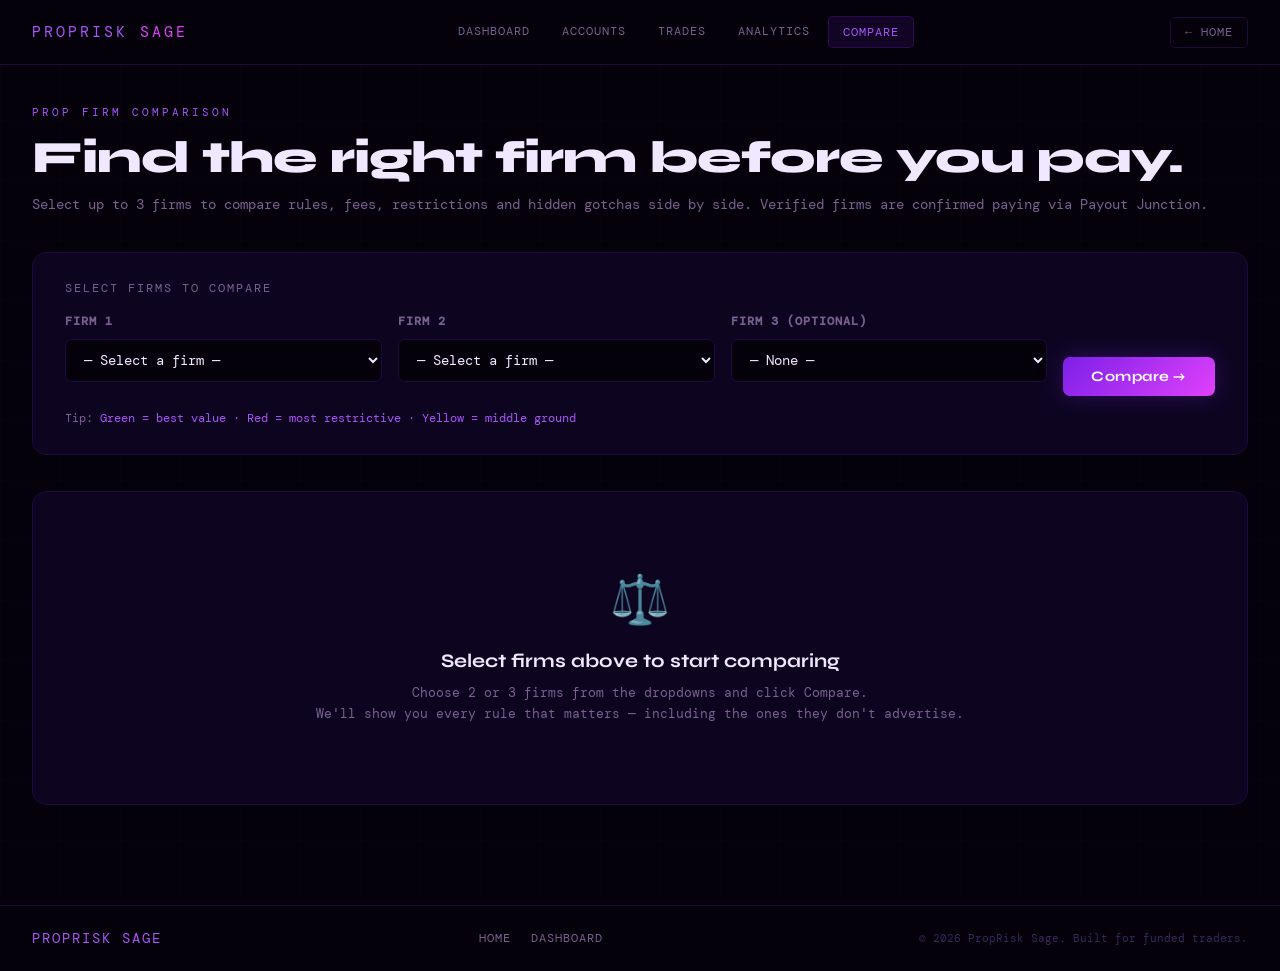
<file: settings.html>
<!DOCTYPE html>
<html lang="en">
<head>
  <meta charset="UTF-8">
  <meta name="viewport" content="width=device-width, initial-scale=1.0">
  <title>Compare Firms — PropRisk Sage</title>
  <link rel="stylesheet" href="styles.css">
  <link rel="preconnect" href="https://fonts.googleapis.com">
  <link href="https://fonts.googleapis.com/css2?family=Syne:wght@600;700;800&family=DM+Mono:wght@300;400;500&display=swap" rel="stylesheet">
<style>
:root {
  --pg-bg: #04010a; --pg-surface: #0d0520; --pg-border: #1e0840;
  --pg-purple: #7c20e8; --pg-violet: #a855f7; --pg-pink: #e040fb;
  --pg-text: #f0e8ff; --pg-muted: #7a6090;
  --pg-mono: 'DM Mono', monospace; --pg-display: 'Syne', sans-serif;
  --green: #00ffaa; --yellow: #ffcc00; --red: #ff4466; --orange: #ff8800;
}
* { box-sizing: border-box; margin: 0; padding: 0; }
body { font-family: var(--pg-display); background: var(--pg-bg); color: var(--pg-text); min-height: 100vh; }
body::after { content: ''; position: fixed; inset: 0; z-index: 0; pointer-events: none; background-image: linear-gradient(rgba(124,32,232,0.03) 1px, transparent 1px), linear-gradient(90deg, rgba(124,32,232,0.03) 1px, transparent 1px); background-size: 60px 60px; }
.app-nav { display: flex; align-items: center; justify-content: space-between; padding: 16px 32px; background: #04010a; border-bottom: 1px solid #1e0840; position: sticky; top: 0; z-index: 100; }
.app-nav-logo { font-family: var(--pg-mono); font-size: 0.95rem; color: #a855f7; letter-spacing: 3px; text-transform: uppercase; text-decoration: none; }
.app-nav-logo span { color: #e040fb; }
.app-nav-links { display: flex; gap: 4px; }
.app-nav-links a { font-family: var(--pg-mono); font-size: 0.75rem; color: #7a6090; text-decoration: none; letter-spacing: 1px; text-transform: uppercase; padding: 7px 14px; border-radius: 5px; transition: all 0.2s; }
.app-nav-links a:hover { color: #f0e8ff; background: #1e0840; }
.app-nav-links a.active { color: #a855f7; background: rgba(124,32,232,0.12); border: 1px solid rgba(124,32,232,0.25); }
.app-nav-home { font-family: var(--pg-mono); font-size: 0.72rem; color: #7a6090; text-decoration: none; letter-spacing: 1px; text-transform: uppercase; padding: 7px 14px; border-radius: 5px; border: 1px solid #1e0840; transition: all 0.2s; }
.app-nav-home:hover { color: #a855f7; border-color: #7c20e8; }
.page-wrap { max-width: 1400px; margin: 0 auto; padding: 40px 32px; position: relative; z-index: 1; }
.page-header { margin-bottom: 36px; }
.page-label { font-family: var(--pg-mono); font-size: 0.7rem; letter-spacing: 3px; text-transform: uppercase; color: var(--pg-violet); margin-bottom: 12px; }
.page-title { font-size: clamp(1.8rem, 4vw, 2.8rem); font-weight: 800; letter-spacing: -1px; margin-bottom: 10px; }
.page-sub { font-family: var(--pg-mono); font-size: 0.85rem; color: var(--pg-muted); line-height: 1.6; }
.selector-wrap { background: var(--pg-surface); border: 1px solid var(--pg-border); border-radius: 14px; padding: 28px 32px; margin-bottom: 36px; }
.selector-label { font-family: var(--pg-mono); font-size: 0.72rem; letter-spacing: 2px; text-transform: uppercase; color: var(--pg-muted); margin-bottom: 18px; }
.firm-picker-row { display: flex; gap: 16px; flex-wrap: wrap; align-items: flex-end; }
.firm-slot { flex: 1; min-width: 200px; }
.firm-slot label { display: block; font-family: var(--pg-mono); font-size: 0.72rem; letter-spacing: 1px; text-transform: uppercase; color: var(--pg-muted); margin-bottom: 8px; }
.firm-slot select { width: 100%; padding: 11px 14px; background: var(--pg-bg); border: 1px solid var(--pg-border); color: var(--pg-text); border-radius: 7px; font-family: var(--pg-mono); font-size: 0.85rem; transition: border-color 0.2s; cursor: pointer; }
.firm-slot select:focus { outline: none; border-color: var(--pg-violet); }
select option { background: #0d0520; }
.btn-compare { padding: 11px 28px; font-family: var(--pg-display); font-size: 0.9rem; font-weight: 700; background: linear-gradient(135deg, var(--pg-purple), var(--pg-pink)); color: white; border: none; border-radius: 7px; cursor: pointer; transition: all 0.2s; letter-spacing: 0.5px; white-space: nowrap; box-shadow: 0 0 24px rgba(124,32,232,0.3); }
.btn-compare:hover { transform: translateY(-1px); box-shadow: 0 0 36px rgba(124,32,232,0.5); }
.selector-tip { font-family: var(--pg-mono); font-size: 0.75rem; color: var(--pg-muted); margin-top: 14px; }
.selector-tip span { color: var(--pg-violet); }
#comparisonWrap { display: none; }
.comp-table-wrap { overflow-x: auto; }
.comp-table { width: 100%; border-collapse: collapse; font-family: var(--pg-mono); font-size: 0.83rem; }
.comp-table td:first-child, .comp-table th:first-child { position: sticky; left: 0; z-index: 2; background: var(--pg-bg); min-width: 200px; }
.comp-table thead tr { border-bottom: 2px solid var(--pg-border); }
.comp-table th { padding: 0; text-align: left; font-weight: 600; }
.th-label { padding: 16px 20px; color: var(--pg-muted); font-size: 0.7rem; letter-spacing: 2px; text-transform: uppercase; }
.firm-header-cell { padding: 20px 24px; min-width: 260px; border-left: 1px solid var(--pg-border); border-bottom: 2px solid var(--pg-border); vertical-align: top; }
.fhc-name { font-family: var(--pg-display); font-size: 1rem; font-weight: 700; color: var(--pg-text); margin-bottom: 8px; }
.fhc-badges { display: flex; gap: 6px; flex-wrap: wrap; margin-bottom: 12px; }
.badge { font-size: 0.62rem; padding: 3px 9px; border-radius: 3px; font-weight: 500; letter-spacing: 0.5px; text-transform: uppercase; white-space: nowrap; }
.badge-verified { background: rgba(0,255,170,0.1); color: var(--green); border: 1px solid rgba(0,255,170,0.25); }
.badge-caution { background: rgba(255,204,0,0.1); color: var(--yellow); border: 1px solid rgba(255,204,0,0.25); }
.badge-scam { background: rgba(255,68,102,0.1); color: var(--red); border: 1px solid rgba(255,68,102,0.25); }
.badge-futures { background: rgba(168,85,247,0.1); color: var(--pg-violet); border: 1px solid rgba(168,85,247,0.25); }
.badge-forex { background: rgba(0,170,255,0.1); color: #00aaff; border: 1px solid rgba(0,170,255,0.25); }
.fhc-price { font-size: 1.3rem; font-weight: 800; color: var(--pg-violet); margin-bottom: 4px; }
.fhc-price-sub { font-size: 0.72rem; color: var(--pg-muted); }
.comp-table tbody tr { border-bottom: 1px solid rgba(30,8,64,0.6); transition: background 0.15s; }
.comp-table tbody tr:hover td { background: rgba(124,32,232,0.04); }
.comp-table tbody tr:hover td:first-child { background: #07020f; }
.comp-table tr.section-row td { background: rgba(124,32,232,0.08); border-top: 1px solid var(--pg-border); padding: 10px 20px; font-size: 0.65rem; letter-spacing: 2px; text-transform: uppercase; color: var(--pg-violet); font-weight: 600; }
.comp-table tr.section-row td:first-child { background: rgba(124,32,232,0.12); }
.row-label { padding: 14px 20px; color: var(--pg-muted); font-size: 0.8rem; vertical-align: middle; border-right: 1px solid var(--pg-border); }
.row-label .rl-name { color: var(--pg-text); font-weight: 500; margin-bottom: 2px; }
.row-label .rl-sub { font-size: 0.7rem; color: var(--pg-muted); }
.val-cell { padding: 14px 24px; vertical-align: middle; border-left: 1px solid var(--pg-border); min-width: 240px; }
.val-cell .val-main { font-weight: 500; color: var(--pg-text); margin-bottom: 2px; }
.val-cell .val-sub { font-size: 0.72rem; color: var(--pg-muted); }
.val-cell.best { background: rgba(0,255,170,0.04); }
.val-cell.worst { background: rgba(255,68,102,0.04); }
.val-cell.best .val-main { color: var(--green); }
.val-cell.worst .val-main { color: var(--red); }
.val-cell.mid .val-main { color: var(--yellow); }
.bool-yes { color: var(--green); font-weight: 600; }
.bool-no { color: var(--red); font-weight: 600; }
.bool-mid { color: var(--yellow); font-weight: 600; }
.hidden-rule { display: inline-flex; align-items: flex-start; gap: 6px; background: rgba(255,204,0,0.06); border: 1px solid rgba(255,204,0,0.2); border-radius: 5px; padding: 7px 10px; margin-top: 6px; font-size: 0.72rem; color: var(--yellow); line-height: 1.5; width: 100%; }
.hidden-rule .hr-icon { flex-shrink: 0; margin-top: 1px; }
.summary-row { display: grid; gap: 16px; margin-top: 36px; }
.summary-card { background: var(--pg-surface); border: 1px solid var(--pg-border); border-radius: 12px; padding: 24px 28px; position: relative; overflow: hidden; }
.summary-card::before { content: ''; position: absolute; top: 0; left: 0; right: 0; height: 2px; background: linear-gradient(90deg, var(--pg-purple), var(--pg-pink)); }
.sc-firm { font-family: var(--pg-mono); font-size: 0.7rem; letter-spacing: 2px; text-transform: uppercase; color: var(--pg-violet); margin-bottom: 8px; }
.sc-name { font-size: 1.1rem; font-weight: 700; margin-bottom: 14px; }
.sc-verdict { font-family: var(--pg-mono); font-size: 0.8rem; color: var(--pg-muted); line-height: 1.65; margin-bottom: 16px; }
.sc-pros-cons { display: grid; grid-template-columns: 1fr 1fr; gap: 12px; }
.sc-pros h4, .sc-cons h4 { font-family: var(--pg-mono); font-size: 0.65rem; letter-spacing: 2px; text-transform: uppercase; margin-bottom: 8px; }
.sc-pros h4 { color: var(--green); }
.sc-cons h4 { color: var(--red); }
.sc-pros ul, .sc-cons ul { list-style: none; display: flex; flex-direction: column; gap: 5px; }
.sc-pros li, .sc-cons li { font-family: var(--pg-mono); font-size: 0.75rem; color: var(--pg-muted); display: flex; gap: 6px; align-items: flex-start; line-height: 1.4; }
.sc-pros li::before { content: '+'; color: var(--green); flex-shrink: 0; }
.sc-cons li::before { content: '−'; color: var(--red); flex-shrink: 0; }
.load-btn { display: inline-block; margin-top: 16px; padding: 9px 20px; background: transparent; border: 1px solid var(--pg-border); color: var(--pg-violet); border-radius: 5px; font-family: var(--pg-mono); font-size: 0.78rem; letter-spacing: 1px; text-transform: uppercase; cursor: pointer; transition: all 0.2s; text-decoration: none; }
.load-btn:hover { background: rgba(124,32,232,0.12); border-color: var(--pg-violet); }
.empty-state { text-align: center; padding: 80px 40px; background: var(--pg-surface); border: 1px solid var(--pg-border); border-radius: 14px; }
.empty-state .es-icon { font-size: 3rem; margin-bottom: 20px; display: block; }
.empty-state h3 { font-size: 1.2rem; font-weight: 700; margin-bottom: 10px; color: var(--pg-text); }
.empty-state p { font-family: var(--pg-mono); font-size: 0.82rem; color: var(--pg-muted); line-height: 1.6; }
.app-footer { border-top: 1px solid #1e0840; padding: 24px 32px; display: flex; justify-content: space-between; align-items: center; flex-wrap: wrap; gap: 12px; margin-top: 60px; position: relative; z-index: 1; }
.app-footer-logo { font-family: var(--pg-mono); font-size: 0.85rem; color: #a855f7; letter-spacing: 2px; text-transform: uppercase; }
.app-footer-links { display: flex; gap: 20px; }
.app-footer-links a { font-family: var(--pg-mono); font-size: 0.72rem; color: #7a6090; text-decoration: none; letter-spacing: 1px; text-transform: uppercase; transition: color 0.2s; }
.app-footer-links a:hover { color: #f0e8ff; }
.app-footer-copy { font-family: var(--pg-mono); font-size: 0.7rem; color: #3a2860; }
@media (max-width: 700px) {
  .app-nav { padding: 14px 16px; }
  .app-nav-links a { padding: 6px 8px; font-size: 0.68rem; }
  .page-wrap { padding: 24px 16px; }
  .selector-wrap { padding: 20px 18px; }
  .firm-picker-row { flex-direction: column; }
  .sc-pros-cons { grid-template-columns: 1fr; }
}
</style>
</head>
<body>

<nav class="app-nav">
  <a href="index.html" class="app-nav-logo">PropRisk <span>Sage</span></a>
  <div class="app-nav-links">
    <a href="dashboard.html">Dashboard</a>
    <a href="accounts.html">Accounts</a>
    <a href="trades.html">Trades</a>
    <a href="analytics.html">Analytics</a>
    <a href="settings.html" class="active">Compare</a>
  </div>
  <a href="index.html" class="app-nav-home">← Home</a>
</nav>

<div class="page-wrap">
  <div class="page-header">
    <p class="page-label">Prop Firm Comparison</p>
    <h1 class="page-title">Find the right firm before you pay.</h1>
    <p class="page-sub">Select up to 3 firms to compare rules, fees, restrictions and hidden gotchas side by side. Verified firms are confirmed paying via Payout Junction.</p>
  </div>

  <div class="selector-wrap">
    <p class="selector-label">Select firms to compare</p>
    <div class="firm-picker-row">
      <div class="firm-slot"><label>Firm 1</label><select id="pick1"><option value="">— Select a firm —</option></select></div>
      <div class="firm-slot"><label>Firm 2</label><select id="pick2"><option value="">— Select a firm —</option></select></div>
      <div class="firm-slot"><label>Firm 3 (optional)</label><select id="pick3"><option value="">— None —</option></select></div>
      <button class="btn-compare" onclick="runComparison()">Compare →</button>
    </div>
    <p class="selector-tip">Tip: <span>Green = best value · Red = most restrictive · Yellow = middle ground</span></p>
  </div>

  <div id="comparisonWrap">
    <div class="comp-table-wrap">
      <table class="comp-table" id="compTable">
        <thead id="compHead"></thead>
        <tbody id="compBody"></tbody>
      </table>
    </div>
    <div class="summary-row" id="summaryRow"></div>
  </div>

  <div id="emptyState" class="empty-state">
    <span class="es-icon">⚖️</span>
    <h3>Select firms above to start comparing</h3>
    <p>Choose 2 or 3 firms from the dropdowns and click Compare.<br>We'll show you every rule that matters — including the ones they don't advertise.</p>
  </div>
</div>

<footer class="app-footer">
  <div class="app-footer-logo">PropRisk Sage</div>
  <div class="app-footer-links">
    <a href="index.html">Home</a>
    <a href="dashboard.html">Dashboard</a>
  </div>
  <div class="app-footer-copy">© 2026 PropRisk Sage. Built for funded traders.</div>
</footer>

<script>
const FIRMS = [
  { id: 'apex', name: 'Apex Trader Funding', type: 'futures', trust: 'verified', challengePrice50k: 137, accountSizes: ['25K','50K','100K','150K','250K','300K'], evaluation: '1-step', minTradingDays: 0, dailyDD: 3, dailyDDDollars: 1500, maxDD: 6, maxDDDollars: 3000, ddType: 'EOD Trailing', profitTarget: 3000, profitTargetPct: 6, payoutSplit: 90, newsTrading: true, weekendHolding: false, eaAllowed: true, payoutFrequency: 'Weekly', payoutMin: 500, consistencyRule: true, scalingPlan: false, activeTradingDays: false, payoutJunction: true, hiddenRules: [{ text: 'Consistency Rule: No single day can exceed 30% of total profits.' }, { text: 'EOD Trailing: Drawdown trails your end-of-day balance, not intraday.' }], pros: ['No minimum trading days','Weekly payouts','90% profit split','Multiple account sizes up to 300K'], cons: ['Consistency rule trips up many traders','EOD trailing drawdown is stricter than it sounds','No weekend holding'], verdict: 'Great for disciplined traders. The consistency rule is the main trap — avoid making 90% of your profit in one day.' },
  { id: 'topstep', name: 'Topstep', type: 'futures', trust: 'verified', challengePrice50k: 165, accountSizes: ['50K','100K','150K'], evaluation: '1-step', minTradingDays: 5, dailyDD: 4, dailyDDDollars: 2000, maxDD: 6, maxDDDollars: 3000, ddType: 'EOD Trailing', profitTarget: 3000, profitTargetPct: 6, payoutSplit: 90, newsTrading: false, weekendHolding: false, eaAllowed: true, payoutFrequency: 'Weekly', payoutMin: 100, consistencyRule: false, scalingPlan: true, activeTradingDays: true, payoutJunction: true, hiddenRules: [{ text: 'News Trading Ban: No positions within 2 min of major news (NFP, FOMC).' }, { text: 'Scaling Plan on funded: Cannot trade max contracts immediately.' }, { text: 'Minimum 5 trading days required to pass.' }], pros: ['No consistency rule','Low $100 minimum payout','Well established','Weekly payouts'], cons: ['News trading strictly banned','5 minimum trading days','Scaling plan on funded'], verdict: 'Solid and trustworthy but the news trading ban is strictly enforced.' },
  { id: 'ftmo', name: 'FTMO', type: 'forex', trust: 'verified', challengePrice50k: 345, accountSizes: ['10K','25K','50K','100K','200K'], evaluation: '2-step', minTradingDays: 4, dailyDD: 5, dailyDDDollars: 2500, maxDD: 10, maxDDDollars: 5000, ddType: 'Static', profitTarget: 5000, profitTargetPct: 10, payoutSplit: 80, newsTrading: true, weekendHolding: false, eaAllowed: true, payoutFrequency: 'Monthly', payoutMin: 1, consistencyRule: false, scalingPlan: false, activeTradingDays: true, payoutJunction: false, hiddenRules: [{ text: 'Minimum 4 trading days required — hitting target in 2 days is not enough.' }, { text: 'Daily loss resets at midnight CET, not your local time.' }], pros: ['No consistency rule','Largest account sizes','Static drawdown (never tightens)'], cons: ['2-step evaluation','Higher fee','4 minimum days','80% split','No Payout Junction listing'], verdict: 'Gold standard for forex traders but expensive and 2-step. Static drawdown is a genuine advantage.' },
  { id: 'mff', name: 'MyFundedFutures', type: 'futures', trust: 'verified', challengePrice50k: 165, accountSizes: ['50K','100K','150K'], evaluation: '1-step', minTradingDays: 0, dailyDD: 3, dailyDDDollars: 1500, maxDD: 6, maxDDDollars: 3000, ddType: 'EOD Trailing', profitTarget: 3000, profitTargetPct: 6, payoutSplit: 90, newsTrading: true, weekendHolding: false, eaAllowed: false, payoutFrequency: 'Bi-weekly', payoutMin: 500, consistencyRule: false, scalingPlan: false, activeTradingDays: false, payoutJunction: true, hiddenRules: [{ text: 'No EAs or third-party tools: Automated strategies are not permitted.' }, { text: 'No weekend holding: All positions flat before Friday close.' }], pros: ['No consistency rule','No minimum trading days','90% profit split','Simple 1-step'], cons: ['No EAs allowed','No weekend holding','Bi-weekly payout'], verdict: 'Clean rules for manual traders. The EA ban is strictly enforced.' },
  { id: 'take', name: 'Take Profit Trader', type: 'futures', trust: 'verified', challengePrice50k: 150, accountSizes: ['25K','50K','100K','150K'], evaluation: '1-step', minTradingDays: 5, dailyDD: 4, dailyDDDollars: 2000, maxDD: 8, maxDDDollars: 4000, ddType: 'EOD Trailing', profitTarget: 3000, profitTargetPct: 6, payoutSplit: 80, newsTrading: true, weekendHolding: false, eaAllowed: true, payoutFrequency: 'Weekly', payoutMin: 500, consistencyRule: false, scalingPlan: false, activeTradingDays: true, payoutJunction: true, hiddenRules: [{ text: 'Minimum 5 trading days required across the challenge.' }, { text: 'No weekend holding.' }], pros: ['Competitive pricing','No consistency rule','EAs allowed','Weekly payouts'], cons: ['5 minimum trading days','80% profit split','No weekend holding'], verdict: 'Affordable with relaxed rules. Good if you want a cheaper entry with EA support.' },
  { id: 'bulenox', name: 'Bulenox', type: 'futures', trust: 'caution', challengePrice50k: 119, accountSizes: ['10K','25K','50K','100K'], evaluation: '1-step', minTradingDays: 0, dailyDD: 3, dailyDDDollars: 1500, maxDD: 6, maxDDDollars: 3000, ddType: 'EOD Trailing', profitTarget: 3000, profitTargetPct: 6, payoutSplit: 80, newsTrading: true, weekendHolding: false, eaAllowed: true, payoutFrequency: 'Weekly', payoutMin: 250, consistencyRule: false, scalingPlan: false, activeTradingDays: false, payoutJunction: false, hiddenRules: [{ text: 'Not listed on Payout Junction — payout history unverified.' }, { text: 'No weekend holding.' }], pros: ['Cheapest challenge fee','No minimum trading days','Low $250 payout minimum'], cons: ['Not Payout Junction verified','80% split','Limited track record'], verdict: 'Cheapest option but least verified. Research independently before purchasing.' },
  { id: 'tradeday', name: 'TradeDay', type: 'futures', trust: 'verified', challengePrice50k: 150, accountSizes: ['10K','25K','50K','100K'], evaluation: '1-step', minTradingDays: 0, dailyDD: 4, dailyDDDollars: 2000, maxDD: 8, maxDDDollars: 4000, ddType: 'Intraday Trailing', profitTarget: 3000, profitTargetPct: 6, payoutSplit: 90, newsTrading: true, weekendHolding: false, eaAllowed: true, payoutFrequency: 'Weekly', payoutMin: 200, consistencyRule: false, scalingPlan: false, activeTradingDays: false, payoutJunction: true, hiddenRules: [{ text: 'Intraday trailing drawdown: Tracks highest intraday balance — much stricter than EOD.' }, { text: 'No weekend holding.' }], pros: ['No minimum trading days','90% profit split','No consistency rule','Payout Junction verified'], cons: ['Intraday trailing DD is strictest type','No weekend holding'], verdict: 'Great split and no minimum days but intraday trailing drawdown is brutal for volatile traders.' },
];

function populateDropdowns() {
  ['pick1','pick2','pick3'].forEach(id => {
    const sel = document.getElementById(id);
    FIRMS.forEach(f => {
      const opt = document.createElement('option');
      opt.value = f.id;
      opt.textContent = f.name + (f.trust === 'caution' ? ' ⚠' : '');
      sel.appendChild(opt);
    });
  });
}

function runComparison() {
  const ids = ['pick1','pick2','pick3'].map(id => document.getElementById(id).value).filter(Boolean);
  if (ids.length < 2) { alert('Please select at least 2 firms to compare.'); return; }
  const firms = ids.map(id => FIRMS.find(f => f.id === id));
  document.getElementById('emptyState').style.display = 'none';
  document.getElementById('comparisonWrap').style.display = 'block';
  buildTable(firms);
  buildSummary(firms);
  document.getElementById('comparisonWrap').scrollIntoView({ behavior: 'smooth', block: 'start' });
}

function buildTable(firms) {
  const head = document.getElementById('compHead');
  const body = document.getElementById('compBody');
  head.innerHTML = ''; body.innerHTML = '';
  const headerRow = document.createElement('tr');
  const thLabel = document.createElement('th');
  thLabel.innerHTML = '<div class="th-label">Rule / Metric</div>';
  headerRow.appendChild(thLabel);
  firms.forEach(f => {
    const th = document.createElement('th');
    th.innerHTML = `<div class="firm-header-cell"><div class="fhc-name">${f.name}</div><div class="fhc-badges">${trustBadge(f.trust)}<span class="badge badge-${f.type}">${f.type}</span>${f.evaluation === '2-step' ? '<span class="badge" style="background:rgba(255,136,0,0.1);color:#ff8800;border:1px solid rgba(255,136,0,0.25);">2-step</span>' : ''}</div><div class="fhc-price">$${f.challengePrice50k}<span> / 50K</span></div><div class="fhc-price-sub">Sizes: ${f.accountSizes.join(', ')}</div></div>`;
    headerRow.appendChild(th);
  });
  head.appendChild(headerRow);

  const ROWS = [
    { section: 'COST & STRUCTURE' },
    { label: 'Challenge Fee', sub: '50K account', render: firms => rankCells(firms, f => f.challengePrice50k, v => `$${v}`, 'lower') },
    { label: 'Evaluation Type', sub: '', render: firms => firms.map(f => cell(f.evaluation === '1-step' ? '<span class="bool-yes">1-Step</span>' : '<span class="bool-mid">2-Step</span>', '')) },
    { label: 'Profit Split', sub: '', render: firms => rankCells(firms, f => f.payoutSplit, v => `${v}%`, 'higher') },
    { label: 'Profit Target', sub: '50K account', render: firms => rankCells(firms, f => f.profitTarget, v => `$${v.toLocaleString()}`, 'lower') },
    { section: 'DRAWDOWN RULES' },
    { label: 'Daily Loss Limit', sub: '50K account', render: firms => rankCells(firms, f => f.dailyDDDollars, v => { const f2 = firms.find(x => x.dailyDDDollars === v); return `$${v.toLocaleString()} (${f2 ? f2.dailyDD : ''}%)`; }, 'higher') },
    { label: 'Max Drawdown', sub: '50K account', render: firms => rankCells(firms, f => f.maxDDDollars, v => { const f2 = firms.find(x => x.maxDDDollars === v); return `$${v.toLocaleString()} (${f2 ? f2.maxDD : ''}%)`; }, 'higher') },
    { label: 'Drawdown Type', sub: '', render: firms => firms.map(f => cell(`<span class="${f.ddType === 'Static' ? 'bool-yes' : f.ddType === 'Intraday Trailing' ? 'bool-no' : 'bool-mid'}">${f.ddType}</span>`, f.ddType === 'Static' ? 'Best — never tightens' : f.ddType === 'Intraday Trailing' ? 'Strictest — tightens intraday' : 'Trails end-of-day balance')) },
    { section: 'TRADING RESTRICTIONS' },
    { label: 'Min Trading Days', sub: '', render: firms => rankCells(firms, f => f.minTradingDays, v => v === 0 ? '<span class="bool-yes">None</span>' : `<span class="${v >= 5 ? 'bool-no' : 'bool-mid'}">${v} days</span>`, 'lower') },
    { label: 'News Trading', sub: '', render: firms => firms.map(f => cell(f.newsTrading ? '<span class="bool-yes">✓ Allowed</span>' : '<span class="bool-no">✗ Banned</span>', '')) },
    { label: 'Weekend Holding', sub: '', render: firms => firms.map(f => cell(f.weekendHolding ? '<span class="bool-yes">✓ Allowed</span>' : '<span class="bool-no">✗ Not allowed</span>', '')) },
    { label: 'EAs / Automation', sub: '', render: firms => firms.map(f => cell(f.eaAllowed ? '<span class="bool-yes">✓ Allowed</span>' : '<span class="bool-no">✗ Banned</span>', '')) },
    { section: 'HIDDEN RULES' },
    { label: 'Consistency Rule', sub: '', render: firms => firms.map(f => cell(f.consistencyRule ? '<span class="bool-no">✗ Yes — 30% cap</span>' : '<span class="bool-yes">✓ None</span>', '')) },
    { label: 'Scaling Plan', sub: '', render: firms => firms.map(f => cell(f.scalingPlan ? '<span class="bool-no">✗ Yes</span>' : '<span class="bool-yes">✓ None</span>', '')) },
    { label: 'Gotcha Rules', sub: '', render: firms => firms.map(f => { const alerts = f.hiddenRules.map(r => `<div class="hidden-rule"><span class="hr-icon">⚠</span><span>${r.text}</span></div>`).join(''); return `<td class="val-cell">${alerts || '<span class="bool-yes">None found</span>'}</td>`; }) },
    { section: 'PAYOUTS' },
    { label: 'Payout Frequency', sub: '', render: firms => firms.map(f => cell(`<span class="${f.payoutFrequency === 'Weekly' ? 'bool-yes' : 'bool-mid'}">${f.payoutFrequency}</span>`, '')) },
    { label: 'Minimum Payout', sub: '', render: firms => rankCells(firms, f => f.payoutMin, v => `$${v}`, 'lower') },
    { label: 'Payout Junction', sub: '', render: firms => firms.map(f => cell(f.payoutJunction ? '<span class="bool-yes">✓ Verified</span>' : '<span class="bool-no">✗ Not listed</span>', '')) },
  ];

  ROWS.forEach(row => {
    if (row.section) {
      const tr = document.createElement('tr'); tr.className = 'section-row';
      const td = document.createElement('td'); td.colSpan = firms.length + 1; td.textContent = row.section;
      tr.appendChild(td); body.appendChild(tr); return;
    }
    const tr = document.createElement('tr');
    const labelTd = document.createElement('td'); labelTd.className = 'row-label';
    labelTd.innerHTML = `<div class="rl-name">${row.label}</div>${row.sub ? `<div class="rl-sub">${row.sub}</div>` : ''}`;
    tr.appendChild(labelTd);
    const cells = row.render(firms);
    cells.forEach(c => tr.insertAdjacentHTML('beforeend', c));
    body.appendChild(tr);
  });
}

function cell(main, sub, cls = '') {
  return `<td class="val-cell ${cls}"><div class="val-main">${main}</div>${sub ? `<div class="val-sub">${sub}</div>` : ''}</td>`;
}

function rankCells(firms, getter, formatter, direction) {
  const vals = firms.map(getter);
  const sorted = [...new Set(vals)].sort((a, b) => direction === 'lower' ? a - b : b - a);
  return firms.map(f => {
    const v = getter(f);
    let cls = '';
    if (sorted.length > 1) { if (v === sorted[0]) cls = 'best'; else if (v === sorted[sorted.length-1]) cls = 'worst'; else cls = 'mid'; }
    return cell(`<span>${formatter(v)}</span>`, '', cls);
  });
}

function trustBadge(trust) {
  if (trust === 'verified') return '<span class="badge badge-verified">✓ Verified</span>';
  if (trust === 'caution')  return '<span class="badge badge-caution">⚠ Caution</span>';
  return '<span class="badge badge-scam">✗ Flagged</span>';
}

function buildSummary(firms) {
  const row = document.getElementById('summaryRow');
  row.innerHTML = '';
  row.style.gridTemplateColumns = `repeat(${firms.length}, 1fr)`;
  firms.forEach(f => {
    const card = document.createElement('div'); card.className = 'summary-card';
    card.innerHTML = `<div class="sc-firm">${trustBadge(f.trust)} ${f.type}</div><div class="sc-name">${f.name}</div><div class="sc-verdict">${f.verdict}</div><div class="sc-pros-cons"><div class="sc-pros"><h4>Pros</h4><ul>${f.pros.map(p => `<li>${p}</li>`).join('')}</ul></div><div class="sc-cons"><h4>Cons</h4><ul>${f.cons.map(c => `<li>${c}</li>`).join('')}</ul></div></div><button class="load-btn" onclick="loadFirmToDashboard('${f.id}')">Load rules to dashboard →</button>`;
    row.appendChild(card);
  });
}

function loadFirmToDashboard(id) {
  const f = FIRMS.find(x => x.id === id);
  if (!f) return;
  localStorage.setItem('account', JSON.stringify({ name: f.name, size: 50000, dailyDD: f.dailyDD, maxTrailingDD: f.maxDD, profitTarget: f.profitTarget, balance: 50000, highWaterMark: 50000, todayLoss: 0 }));
  localStorage.setItem('trades', JSON.stringify([]));
  localStorage.setItem('equityData', JSON.stringify([50000]));
  window.location.href = 'dashboard.html';
}

populateDropdowns();
</script>
</body>
</html>
</file>
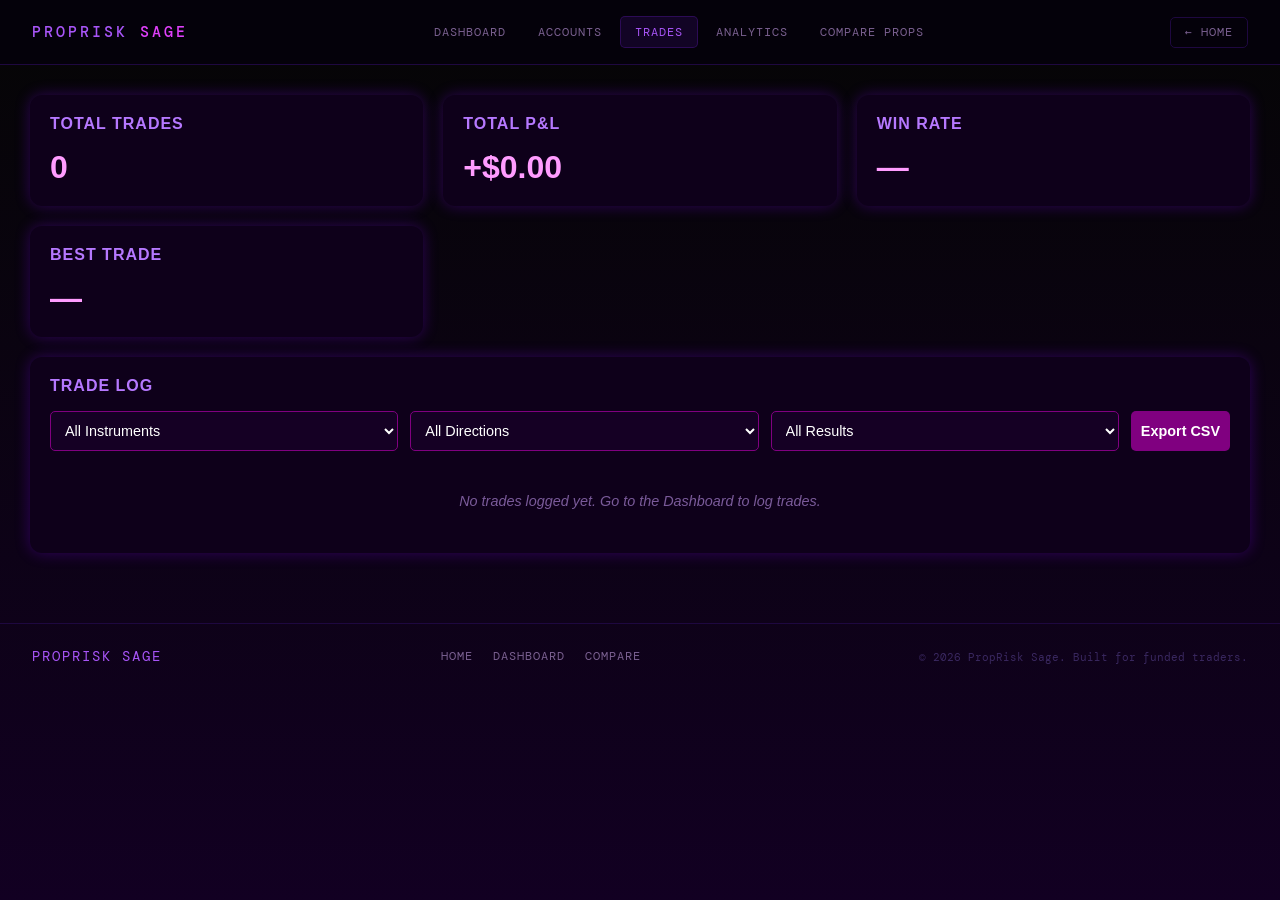
<file: Trades.html>
<!DOCTYPE html>
<html lang="en">
<head>
  <meta charset="UTF-8">
  <meta name="viewport" content="width=device-width, initial-scale=1.0">
  <title>Trades — PropRisk Sage</title>
  <link rel="stylesheet" href="styles.css">
  <link rel="preconnect" href="https://fonts.googleapis.com">
  <link href="https://fonts.googleapis.com/css2?family=Syne:wght@600;700;800&family=DM+Mono:wght@300;400;500&display=swap" rel="stylesheet">
<style>
:root {
  --pg-bg: #04010a; --pg-surface: #0d0520; --pg-border: #1e0840;
  --pg-purple: #7c20e8; --pg-violet: #a855f7; --pg-pink: #e040fb;
  --pg-text: #f0e8ff; --pg-muted: #7a6090;
  --pg-mono: 'DM Mono', monospace; --pg-display: 'Syne', sans-serif;
}
.app-nav { display: flex; align-items: center; justify-content: space-between; padding: 16px 32px; background: #04010a; border-bottom: 1px solid #1e0840; position: sticky; top: 0; z-index: 100; backdrop-filter: blur(12px); }
.app-nav-logo { font-family: var(--pg-mono); font-size: 0.95rem; font-weight: 500; color: #a855f7; letter-spacing: 3px; text-transform: uppercase; text-decoration: none; }
.app-nav-logo span { color: #e040fb; }
.app-nav-links { display: flex; gap: 4px; align-items: center; }
.app-nav-links a { font-family: var(--pg-mono); font-size: 0.75rem; color: #7a6090; text-decoration: none; letter-spacing: 1px; text-transform: uppercase; padding: 7px 14px; border-radius: 5px; transition: all 0.2s; }
.app-nav-links a:hover { color: #f0e8ff; background: #1e0840; }
.app-nav-links a.active { color: #a855f7; background: rgba(124,32,232,0.12); border: 1px solid rgba(124,32,232,0.25); }
.app-nav-home { font-family: var(--pg-mono); font-size: 0.72rem; color: #7a6090; text-decoration: none; letter-spacing: 1px; text-transform: uppercase; padding: 7px 14px; border-radius: 5px; border: 1px solid #1e0840; transition: all 0.2s; }
.app-nav-home:hover { color: #a855f7; border-color: #7c20e8; }
.app-footer { border-top: 1px solid #1e0840; padding: 24px 32px; display: flex; justify-content: space-between; align-items: center; flex-wrap: wrap; gap: 12px; margin-top: 40px; }
.app-footer-logo { font-family: var(--pg-mono); font-size: 0.85rem; color: #a855f7; letter-spacing: 2px; text-transform: uppercase; }
.app-footer-links { display: flex; gap: 20px; }
.app-footer-links a { font-family: var(--pg-mono); font-size: 0.72rem; color: #7a6090; text-decoration: none; letter-spacing: 1px; text-transform: uppercase; transition: color 0.2s; }
.app-footer-links a:hover { color: #f0e8ff; }
.app-footer-copy { font-family: var(--pg-mono); font-size: 0.7rem; color: #3a2860; }
.big-stat { font-size: 2em; font-weight: bold; color: #ff9cff; margin-top: 8px; }
.filter-row { display: flex; gap: 12px; flex-wrap: wrap; margin-bottom: 18px; }
.filter-row select { width: auto; flex: 1; margin: 0; }
@media (max-width: 700px) {
  .app-nav { padding: 14px 16px; }
  .app-nav-links a { padding: 6px 8px; font-size: 0.68rem; }
  .app-footer { padding: 20px 16px; flex-direction: column; align-items: flex-start; }
}
</style>
</head>
<body>

<nav class="app-nav">
  <a href="index.html" class="app-nav-logo">PropRisk <span>Sage</span></a>
  <div class="app-nav-links">
    <a href="dashboard.html">Dashboard</a>
    <a href="accounts.html">Accounts</a>
    <a href="trades.html" class="active">Trades</a>
    <a href="analytics.html">Analytics</a>
    <a href="compare.html">Compare Props</a>
  </div>
  <a href="index.html" class="app-nav-home">← Home</a>
</nav>

<main>
  <section class="card">
    <h2>Total Trades</h2>
    <p class="big-stat" id="statTotal">0</p>
  </section>
  <section class="card">
    <h2>Total P&amp;L</h2>
    <p class="big-stat" id="statPnl">$0</p>
  </section>
  <section class="card">
    <h2>Win Rate</h2>
    <p class="big-stat" id="statWinRate">—</p>
  </section>
  <section class="card">
    <h2>Best Trade</h2>
    <p class="big-stat pnl-pos" id="statBest">—</p>
  </section>

  <section class="card full-width">
    <h2>Trade Log</h2>
    <div class="filter-row">
      <select id="filterInstr">
        <option value="all">All Instruments</option>
        <option value="MNQ">MNQ</option>
        <option value="NQ">NQ</option>
        <option value="ES">ES</option>
        <option value="MES">MES</option>
      </select>
      <select id="filterDir">
        <option value="all">All Directions</option>
        <option value="long">Long</option>
        <option value="short">Short</option>
      </select>
      <select id="filterResult">
        <option value="all">All Results</option>
        <option value="win">Wins Only</option>
        <option value="loss">Losses Only</option>
      </select>
      <button onclick="exportCSV()" style="max-width:140px;">Export CSV</button>
    </div>
    <div id="tradeTableWrap">
      <div class="empty-msg" id="emptyMsg">No trades logged yet. Go to the Dashboard to log trades.</div>
      <table id="tradeTable" style="display:none;">
        <thead>
          <tr>
            <th>#</th><th>Instrument</th><th>Direction</th>
            <th>Entry</th><th>Exit</th><th>Contracts</th>
            <th>P&amp;L</th><th>Notes</th>
          </tr>
        </thead>
        <tbody id="tradeTableBody"></tbody>
      </table>
    </div>
  </section>
</main>

<footer class="app-footer">
  <div class="app-footer-logo">PropRisk Sage</div>
  <div class="app-footer-links">
    <a href="index.html">Home</a>
    <a href="dashboard.html">Dashboard</a>
    <a href="compare.html">Compare</a>
  </div>
  <div class="app-footer-copy">© 2026 PropRisk Sage. Built for funded traders.</div>
</footer>

<script>
  let trades = JSON.parse(localStorage.getItem('trades')) || [];

  function getFiltered() {
    const instr  = document.getElementById('filterInstr').value;
    const dir    = document.getElementById('filterDir').value;
    const result = document.getElementById('filterResult').value;
    return trades.filter(t => {
      if (instr  !== 'all' && t.instr !== instr) return false;
      if (dir    !== 'all' && t.dir   !== dir)   return false;
      if (result === 'win'  && t.pnl <= 0) return false;
      if (result === 'loss' && t.pnl >= 0) return false;
      return true;
    });
  }

  function render() {
    const filtered = getFiltered();
    const tbody    = document.getElementById('tradeTableBody');
    const table    = document.getElementById('tradeTable');
    const emptyMsg = document.getElementById('emptyMsg');
    tbody.innerHTML = '';

    const totalPnl = trades.reduce((s, t) => s + t.pnl, 0);
    const wins     = trades.filter(t => t.pnl > 0);
    const best     = trades.length > 0 ? Math.max(...trades.map(t => t.pnl)) : null;

    document.getElementById('statTotal').textContent   = trades.length;
    document.getElementById('statPnl').textContent     = (totalPnl >= 0 ? '+' : '') + '$' + totalPnl.toFixed(2);
    document.getElementById('statPnl').className       = 'big-stat ' + (totalPnl >= 0 ? 'pnl-pos' : 'pnl-neg');
    document.getElementById('statWinRate').textContent = trades.length > 0 ? (wins.length / trades.length * 100).toFixed(1) + '%' : '—';
    document.getElementById('statBest').textContent    = best !== null ? '+$' + best.toFixed(2) : '—';

    if (filtered.length === 0) {
      table.style.display    = 'none';
      emptyMsg.style.display = 'block';
      emptyMsg.textContent   = trades.length === 0 ? 'No trades logged yet. Go to the Dashboard to log trades.' : 'No trades match your filters.';
      return;
    }

    table.style.display    = 'table';
    emptyMsg.style.display = 'none';

    [...filtered].reverse().forEach((t, i) => {
      const pnlStr = (t.pnl >= 0 ? '+' : '') + '$' + t.pnl.toFixed(2);
      const tr = document.createElement('tr');
      tr.innerHTML = `
        <td>${filtered.length - i}</td>
        <td>${t.instr}</td>
        <td>${t.dir.charAt(0).toUpperCase() + t.dir.slice(1)}</td>
        <td>${t.entry}</td><td>${t.exit}</td><td>${t.contracts}</td>
        <td class="${t.pnl >= 0 ? 'pnl-pos' : 'pnl-neg'}">${pnlStr}</td>
        <td>${t.notes || '—'}</td>`;
      tbody.appendChild(tr);
    });
  }

  function exportCSV() {
    const filtered = getFiltered();
    if (filtered.length === 0) return alert('No trades to export.');
    const rows = [['#','Instrument','Direction','Entry','Exit','Contracts','PnL','Notes']];
    filtered.forEach((t, i) => rows.push([i+1, t.instr, t.dir, t.entry, t.exit, t.contracts, t.pnl.toFixed(2), t.notes || '']));
    const csv  = rows.map(r => r.join(',')).join('\n');
    const blob = new Blob([csv], { type: 'text/csv' });
    const url  = URL.createObjectURL(blob);
    const a    = document.createElement('a');
    a.href = url; a.download = 'trades.csv'; a.click();
    URL.revokeObjectURL(url);
  }

  document.getElementById('filterInstr').addEventListener('change', render);
  document.getElementById('filterDir').addEventListener('change', render);
  document.getElementById('filterResult').addEventListener('change', render);

  render();
</script>
</body>
</html>
</file>
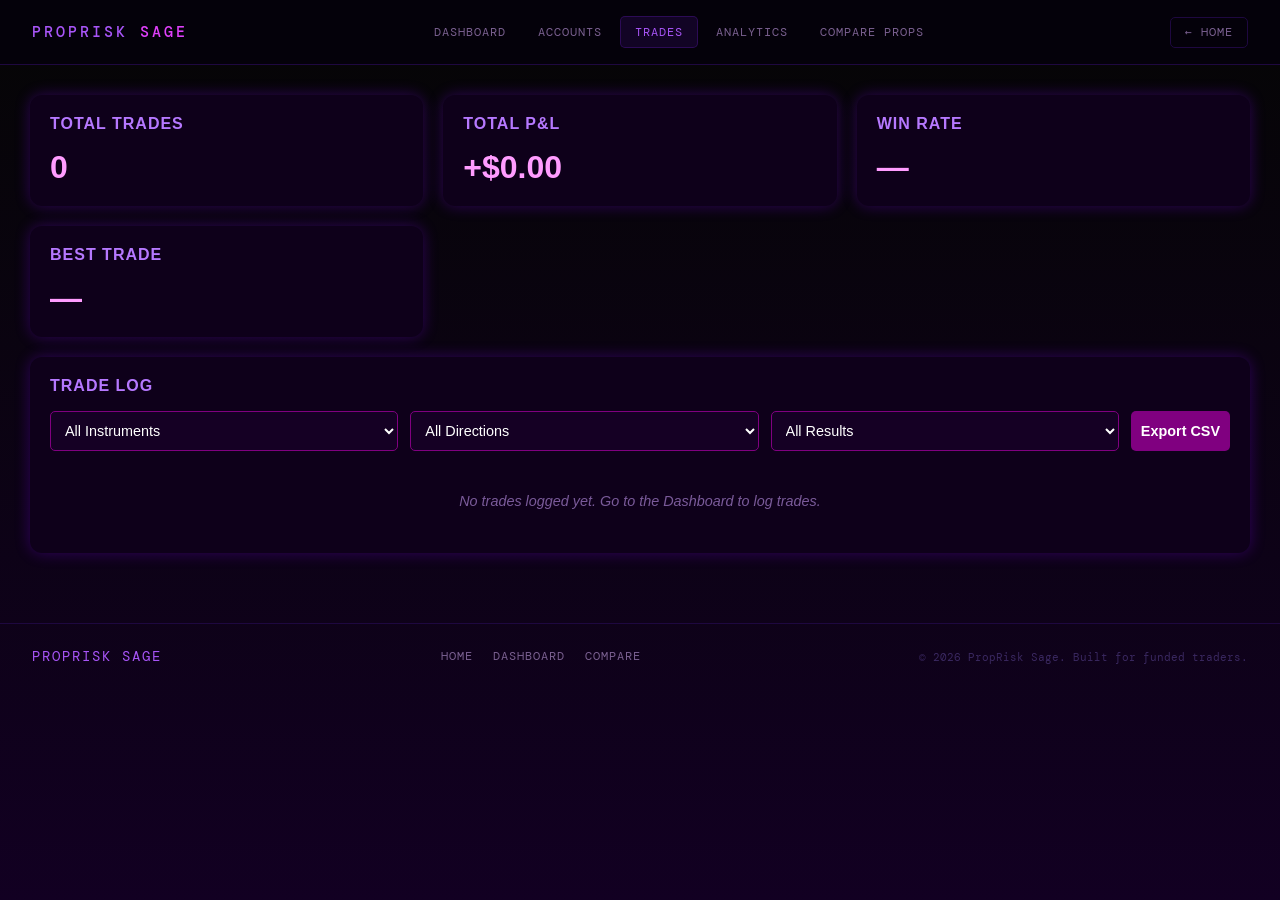
<file: trades.html>
<!DOCTYPE html>
<html lang="en">
<head>
  <meta charset="UTF-8">
  <meta name="viewport" content="width=device-width, initial-scale=1.0">
  <title>Trades — PropRisk Sage</title>
  <link rel="stylesheet" href="styles.css">
  <link rel="preconnect" href="https://fonts.googleapis.com">
  <link href="https://fonts.googleapis.com/css2?family=Syne:wght@600;700;800&family=DM+Mono:wght@300;400;500&display=swap" rel="stylesheet">
<style>
:root {
  --pg-bg: #04010a; --pg-surface: #0d0520; --pg-border: #1e0840;
  --pg-purple: #7c20e8; --pg-violet: #a855f7; --pg-pink: #e040fb;
  --pg-text: #f0e8ff; --pg-muted: #7a6090;
  --pg-mono: 'DM Mono', monospace; --pg-display: 'Syne', sans-serif;
}
.app-nav { display: flex; align-items: center; justify-content: space-between; padding: 16px 32px; background: #04010a; border-bottom: 1px solid #1e0840; position: sticky; top: 0; z-index: 100; backdrop-filter: blur(12px); }
.app-nav-logo { font-family: var(--pg-mono); font-size: 0.95rem; font-weight: 500; color: #a855f7; letter-spacing: 3px; text-transform: uppercase; text-decoration: none; }
.app-nav-logo span { color: #e040fb; }
.app-nav-links { display: flex; gap: 4px; align-items: center; }
.app-nav-links a { font-family: var(--pg-mono); font-size: 0.75rem; color: #7a6090; text-decoration: none; letter-spacing: 1px; text-transform: uppercase; padding: 7px 14px; border-radius: 5px; transition: all 0.2s; }
.app-nav-links a:hover { color: #f0e8ff; background: #1e0840; }
.app-nav-links a.active { color: #a855f7; background: rgba(124,32,232,0.12); border: 1px solid rgba(124,32,232,0.25); }
.app-nav-home { font-family: var(--pg-mono); font-size: 0.72rem; color: #7a6090; text-decoration: none; letter-spacing: 1px; text-transform: uppercase; padding: 7px 14px; border-radius: 5px; border: 1px solid #1e0840; transition: all 0.2s; }
.app-nav-home:hover { color: #a855f7; border-color: #7c20e8; }
.app-footer { border-top: 1px solid #1e0840; padding: 24px 32px; display: flex; justify-content: space-between; align-items: center; flex-wrap: wrap; gap: 12px; margin-top: 40px; }
.app-footer-logo { font-family: var(--pg-mono); font-size: 0.85rem; color: #a855f7; letter-spacing: 2px; text-transform: uppercase; }
.app-footer-links { display: flex; gap: 20px; }
.app-footer-links a { font-family: var(--pg-mono); font-size: 0.72rem; color: #7a6090; text-decoration: none; letter-spacing: 1px; text-transform: uppercase; transition: color 0.2s; }
.app-footer-links a:hover { color: #f0e8ff; }
.app-footer-copy { font-family: var(--pg-mono); font-size: 0.7rem; color: #3a2860; }
.big-stat { font-size: 2em; font-weight: bold; color: #ff9cff; margin-top: 8px; }
.filter-row { display: flex; gap: 12px; flex-wrap: wrap; margin-bottom: 18px; }
.filter-row select { width: auto; flex: 1; margin: 0; }
@media (max-width: 700px) {
  .app-nav { padding: 14px 16px; }
  .app-nav-links a { padding: 6px 8px; font-size: 0.68rem; }
  .app-footer { padding: 20px 16px; flex-direction: column; align-items: flex-start; }
}
</style>
</head>
<body>

<nav class="app-nav">
  <a href="index.html" class="app-nav-logo">PropRisk <span>Sage</span></a>
  <div class="app-nav-links">
    <a href="dashboard.html">Dashboard</a>
    <a href="accounts.html">Accounts</a>
    <a href="trades.html" class="active">Trades</a>
    <a href="analytics.html">Analytics</a>
    <a href="compare.html">Compare Props</a>
  </div>
  <a href="index.html" class="app-nav-home">← Home</a>
</nav>

<main>
  <section class="card">
    <h2>Total Trades</h2>
    <p class="big-stat" id="statTotal">0</p>
  </section>
  <section class="card">
    <h2>Total P&amp;L</h2>
    <p class="big-stat" id="statPnl">$0</p>
  </section>
  <section class="card">
    <h2>Win Rate</h2>
    <p class="big-stat" id="statWinRate">—</p>
  </section>
  <section class="card">
    <h2>Best Trade</h2>
    <p class="big-stat pnl-pos" id="statBest">—</p>
  </section>

  <section class="card full-width">
    <h2>Trade Log</h2>
    <div class="filter-row">
      <select id="filterInstr">
        <option value="all">All Instruments</option>
        <option value="MNQ">MNQ</option>
        <option value="NQ">NQ</option>
        <option value="ES">ES</option>
        <option value="MES">MES</option>
      </select>
      <select id="filterDir">
        <option value="all">All Directions</option>
        <option value="long">Long</option>
        <option value="short">Short</option>
      </select>
      <select id="filterResult">
        <option value="all">All Results</option>
        <option value="win">Wins Only</option>
        <option value="loss">Losses Only</option>
      </select>
      <button onclick="exportCSV()" style="max-width:140px;">Export CSV</button>
    </div>
    <div id="tradeTableWrap">
      <div class="empty-msg" id="emptyMsg">No trades logged yet. Go to the Dashboard to log trades.</div>
      <table id="tradeTable" style="display:none;">
        <thead>
          <tr>
            <th>#</th><th>Instrument</th><th>Direction</th>
            <th>Entry</th><th>Exit</th><th>Contracts</th>
            <th>P&amp;L</th><th>Notes</th>
          </tr>
        </thead>
        <tbody id="tradeTableBody"></tbody>
      </table>
    </div>
  </section>
</main>

<footer class="app-footer">
  <div class="app-footer-logo">PropRisk Sage</div>
  <div class="app-footer-links">
    <a href="index.html">Home</a>
    <a href="dashboard.html">Dashboard</a>
    <a href="compare.html">Compare</a>
  </div>
  <div class="app-footer-copy">© 2026 PropRisk Sage. Built for funded traders.</div>
</footer>

<script>
  let trades = JSON.parse(localStorage.getItem('trades')) || [];

  function getFiltered() {
    const instr  = document.getElementById('filterInstr').value;
    const dir    = document.getElementById('filterDir').value;
    const result = document.getElementById('filterResult').value;
    return trades.filter(t => {
      if (instr  !== 'all' && t.instr !== instr) return false;
      if (dir    !== 'all' && t.dir   !== dir)   return false;
      if (result === 'win'  && t.pnl <= 0) return false;
      if (result === 'loss' && t.pnl >= 0) return false;
      return true;
    });
  }

  function render() {
    const filtered = getFiltered();
    const tbody    = document.getElementById('tradeTableBody');
    const table    = document.getElementById('tradeTable');
    const emptyMsg = document.getElementById('emptyMsg');
    tbody.innerHTML = '';

    const totalPnl = trades.reduce((s, t) => s + t.pnl, 0);
    const wins     = trades.filter(t => t.pnl > 0);
    const best     = trades.length > 0 ? Math.max(...trades.map(t => t.pnl)) : null;

    document.getElementById('statTotal').textContent   = trades.length;
    document.getElementById('statPnl').textContent     = (totalPnl >= 0 ? '+' : '') + '$' + totalPnl.toFixed(2);
    document.getElementById('statPnl').className       = 'big-stat ' + (totalPnl >= 0 ? 'pnl-pos' : 'pnl-neg');
    document.getElementById('statWinRate').textContent = trades.length > 0 ? (wins.length / trades.length * 100).toFixed(1) + '%' : '—';
    document.getElementById('statBest').textContent    = best !== null ? '+$' + best.toFixed(2) : '—';

    if (filtered.length === 0) {
      table.style.display    = 'none';
      emptyMsg.style.display = 'block';
      emptyMsg.textContent   = trades.length === 0 ? 'No trades logged yet. Go to the Dashboard to log trades.' : 'No trades match your filters.';
      return;
    }

    table.style.display    = 'table';
    emptyMsg.style.display = 'none';

    [...filtered].reverse().forEach((t, i) => {
      const pnlStr = (t.pnl >= 0 ? '+' : '') + '$' + t.pnl.toFixed(2);
      const tr = document.createElement('tr');
      tr.innerHTML = `
        <td>${filtered.length - i}</td>
        <td>${t.instr}</td>
        <td>${t.dir.charAt(0).toUpperCase() + t.dir.slice(1)}</td>
        <td>${t.entry}</td><td>${t.exit}</td><td>${t.contracts}</td>
        <td class="${t.pnl >= 0 ? 'pnl-pos' : 'pnl-neg'}">${pnlStr}</td>
        <td>${t.notes || '—'}</td>`;
      tbody.appendChild(tr);
    });
  }

  function exportCSV() {
    const filtered = getFiltered();
    if (filtered.length === 0) return alert('No trades to export.');
    const rows = [['#','Instrument','Direction','Entry','Exit','Contracts','PnL','Notes']];
    filtered.forEach((t, i) => rows.push([i+1, t.instr, t.dir, t.entry, t.exit, t.contracts, t.pnl.toFixed(2), t.notes || '']));
    const csv  = rows.map(r => r.join(',')).join('\n');
    const blob = new Blob([csv], { type: 'text/csv' });
    const url  = URL.createObjectURL(blob);
    const a    = document.createElement('a');
    a.href = url; a.download = 'trades.csv'; a.click();
    URL.revokeObjectURL(url);
  }

  document.getElementById('filterInstr').addEventListener('change', render);
  document.getElementById('filterDir').addEventListener('change', render);
  document.getElementById('filterResult').addEventListener('change', render);

  render();
</script>
</body>
</html>
</file>
<file: styles.css>
/* ── Base ── */
* { box-sizing: border-box; margin: 0; padding: 0; }

body {
  background: linear-gradient(180deg, #050505, #120022);
  color: white;
  font-family: Arial, sans-serif;
  margin: 0;
  min-height: 100vh;
}

/* ── Header/Nav handled by app-nav styles injected in each page ── */

/* ── Breach Alert Banner ── */
#breachAlert {
  display: none;
  background: linear-gradient(90deg, #6600cc, #ff0055);
  color: white;
  text-align: center;
  padding: 14px 20px;
  font-size: 1.1em;
  font-weight: bold;
  letter-spacing: 1px;
  animation: pulse 1.2s infinite;
}
#breachAlert.show { display: block; }

@keyframes pulse {
  0%, 100% { opacity: 1; }
  50%       { opacity: 0.65; }
}

/* ── Confirm Dialog ── */
#confirmOverlay {
  display: none;
  position: fixed;
  inset: 0;
  background: rgba(0, 0, 0, 0.7);
  z-index: 100;
  align-items: center;
  justify-content: center;
}
#confirmOverlay.show { display: flex; }

#confirmBox {
  background: #0e001a;
  border: 1px solid purple;
  padding: 28px 32px;
  border-radius: 12px;
  max-width: 360px;
  width: 90%;
  text-align: center;
  box-shadow: 0 0 30px rgba(128, 0, 255, 0.5);
}
#confirmBox p {
  margin: 0 0 20px;
  font-size: 1em;
  line-height: 1.6;
  color: #e0c8ff;
}
#confirmBox .btn-row {
  display: flex;
  gap: 12px;
  justify-content: center;
}
#confirmBox .btn-cancel { background: #3a0060; }
#confirmBox .btn-cancel:hover { background: #55007a; }

/* ── Main Grid ── */
main {
  display: grid;
  grid-template-columns: repeat(auto-fit, minmax(300px, 1fr));
  gap: 20px;
  padding: 30px;
}

/* ── Cards ── */
.card {
  background: #0e001a;
  padding: 20px;
  border-radius: 12px;
  box-shadow: 0 0 15px rgba(128, 0, 255, 0.3);
}

.card h2 {
  color: #b678ff;
  margin-top: 0;
  margin-bottom: 16px;
  font-size: 1em;
  text-transform: uppercase;
  letter-spacing: 1px;
}

/* ── Forms ── */
form { display: flex; flex-direction: column; }

label {
  font-weight: bold;
  font-size: 0.85em;
  color: #caa6ff;
  margin-bottom: 4px;
}

input, select, textarea {
  width: 100%;
  padding: 10px;
  margin-top: 2px;
  margin-bottom: 14px;
  background: #150024;
  border: 1px solid purple;
  color: white;
  border-radius: 5px;
  font-size: 0.9em;
  transition: border-color 0.2s;
}
input:focus, select:focus, textarea:focus {
  outline: none;
  border-color: #cc66ff;
}
select option { background: #150024; }
textarea { resize: vertical; min-height: 60px; }

/* ── Buttons ── */
button {
  background: purple;
  color: white;
  padding: 10px;
  border: none;
  border-radius: 5px;
  cursor: pointer;
  font-size: 0.9em;
  font-weight: bold;
  transition: background 0.2s;
}
button:hover { background: #a020f0; }

/* ── Output ── */
.output {
  margin-top: 10px;
  font-weight: bold;
  color: #e0c8ff;
  font-size: 0.95em;
  line-height: 1.8;
}

/* ── Highlights & Status ── */
.highlight {
  color: #ff9cff;
  font-weight: bold;
}
.highlight.warning { color: orange; }
.highlight.danger  { color: #ff4444; }

/* ── Progress Bar ── */
.progress-bar {
  width: 100%;
  background: #200040;
  height: 20px;
  border-radius: 10px;
  overflow: hidden;
}
.progress {
  height: 100%;
  width: 0%;
  background: linear-gradient(90deg, purple, #ff66ff);
  border-radius: 10px;
  transition: width 0.4s ease;
}

/* ── Stats List ── */
ul { list-style: none; padding: 0; }
ul li {
  padding: 6px 0;
  border-bottom: 1px solid #1e003a;
  font-size: 0.92em;
  color: #d8b8ff;
}
ul li:last-child { border-bottom: none; }

/* ── Error Messages ── */
.error {
  color: #ff6680;
  font-size: 0.85em;
  margin-top: 4px;
  min-height: 18px;
}

/* ── Trade History Table ── */
.full-width { grid-column: 1 / -1; }

#tradeTableWrap { overflow-x: auto; margin-top: 8px; }

#tradeTable {
  width: 100%;
  border-collapse: collapse;
  font-size: 0.86em;
}
#tradeTable th {
  background: #1a003a;
  color: #b678ff;
  text-align: left;
  padding: 10px 12px;
  border-bottom: 2px solid purple;
  font-size: 0.8em;
  text-transform: uppercase;
  letter-spacing: 0.5px;
}
#tradeTable td {
  padding: 9px 12px;
  border-bottom: 1px solid #1e003a;
  color: #e0c8ff;
}
#tradeTable tr:last-child td { border-bottom: none; }
#tradeTable tr:hover td { background: #180030; }

.pnl-pos { color: #66ffaa; font-weight: bold; }
.pnl-neg { color: #ff6680; font-weight: bold; }

.empty-msg {
  color: #7a5a9a;
  text-align: center;
  padding: 24px 0;
  font-style: italic;
  font-size: 0.9em;
}

.btn-delete {
  padding: 4px 10px;
  font-size: 0.8em;
  background: #4a0030;
  border: 1px solid #880044;
}
.btn-delete:hover { background: #880044; }

/* ── Footer ── */
footer {
  text-align: center;
  padding: 20px;
  border-top: 2px solid purple;
  color: #7a5a9a;
  font-size: 0.85em;
}

/* ── Responsive ── */
@media (max-width: 600px) {
  main { grid-template-columns: 1fr; padding: 16px; }
  header { flex-direction: column; gap: 12px; text-align: center; }
  nav a  { margin: 0 6px; font-size: 0.9em; }
}
</file>
